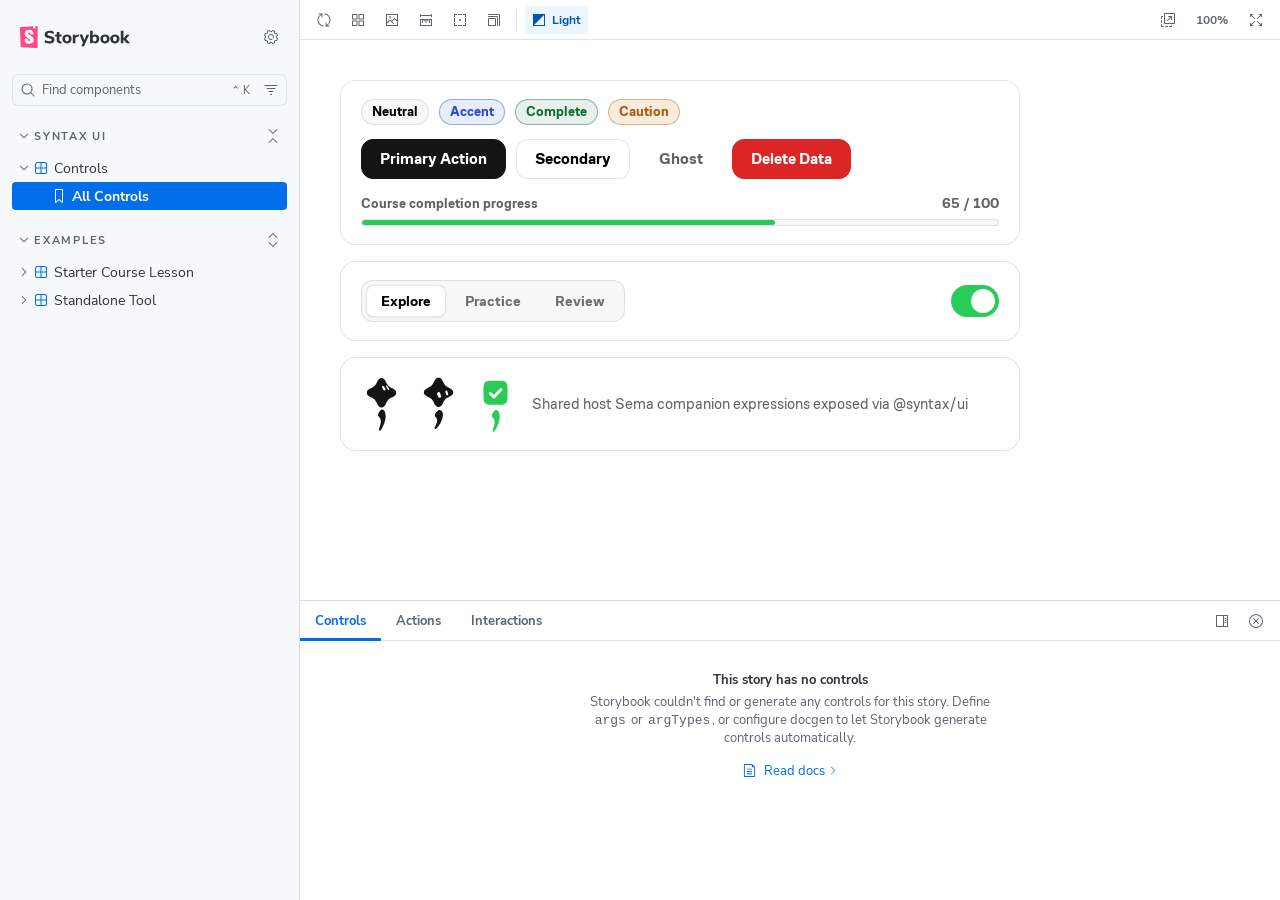
<file: storybook/index.html>
<!DOCTYPE html>
<html lang="en">
  <head>
    <meta charset="utf-8" />

    <title>storybook - Storybook</title>
    <meta name="viewport" content="width=device-width, initial-scale=1" />

    
    <link rel="icon" type="image/svg+xml" href="./favicon.svg" />
    
    <style>
      @font-face {
        font-family: 'Nunito Sans';
        font-style: normal;
        font-weight: 400;
        font-display: swap;
        src: url('./sb-common-assets/nunito-sans-regular.woff2') format('woff2');
      }

      @font-face {
        font-family: 'Nunito Sans';
        font-style: italic;
        font-weight: 400;
        font-display: swap;
        src: url('./sb-common-assets/nunito-sans-italic.woff2') format('woff2');
      }

      @font-face {
        font-family: 'Nunito Sans';
        font-style: normal;
        font-weight: 700;
        font-display: swap;
        src: url('./sb-common-assets/nunito-sans-bold.woff2') format('woff2');
      }

      @font-face {
        font-family: 'Nunito Sans';
        font-style: italic;
        font-weight: 700;
        font-display: swap;
        src: url('./sb-common-assets/nunito-sans-bold-italic.woff2') format('woff2');
      }
    </style>

    <link href="./sb-manager/runtime.js" rel="modulepreload" />

    
    <link href="./sb-addons/common-manager-bundle.js" rel="modulepreload" />
       

    <style>
      #storybook-root[hidden] {
        display: none !important;
      }
    </style>

    
  </head>
  <body>
    <div id="root"></div>

    
    <script>
      
        
          window['FEATURES'] = {
  "actions": true,
  "argTypeTargetsV7": true,
  "babelRemoveBugfixes": false,
  "backgrounds": true,
  "changeDetection": true,
  "componentsManifest": false,
  "controls": true,
  "disallowImplicitActionsInRenderV8": true,
  "highlight": true,
  "interactions": true,
  "legacyDecoratorFileOrder": false,
  "measure": true,
  "outline": true,
  "menuOnboardingChecklist": true,
  "sidebarOnboardingChecklist": true,
  "viewport": true
};
        
      
        
          window['REFS'] = {};
        
      
        
          window['LOGLEVEL'] = "info";
        
      
        
          window['DOCS_OPTIONS'] = {};
        
      
        
          window['CONFIG_TYPE'] = "PRODUCTION";
        
      
        
          window['DOCGEN_STORY_PREPARED'] = false;
        
      
        
      
        
      
        
          window['TAGS_OPTIONS'] = {};
        
      
        
          window['STORYBOOK_BUILDER'] = "vite";
        
      
        
          window['STORYBOOK_FRAMEWORK'] = "react-vite";
        
      
        
          window['STORYBOOK_RENDERER'] = "react";
        
      
        
      
    </script>
    

    <script type="module">
      import './sb-manager/globals-runtime.js';

      
        import './sb-addons/common-manager-bundle.js';
      

      import './sb-manager/runtime.js';
    </script>
  </body>
</html>
</file>
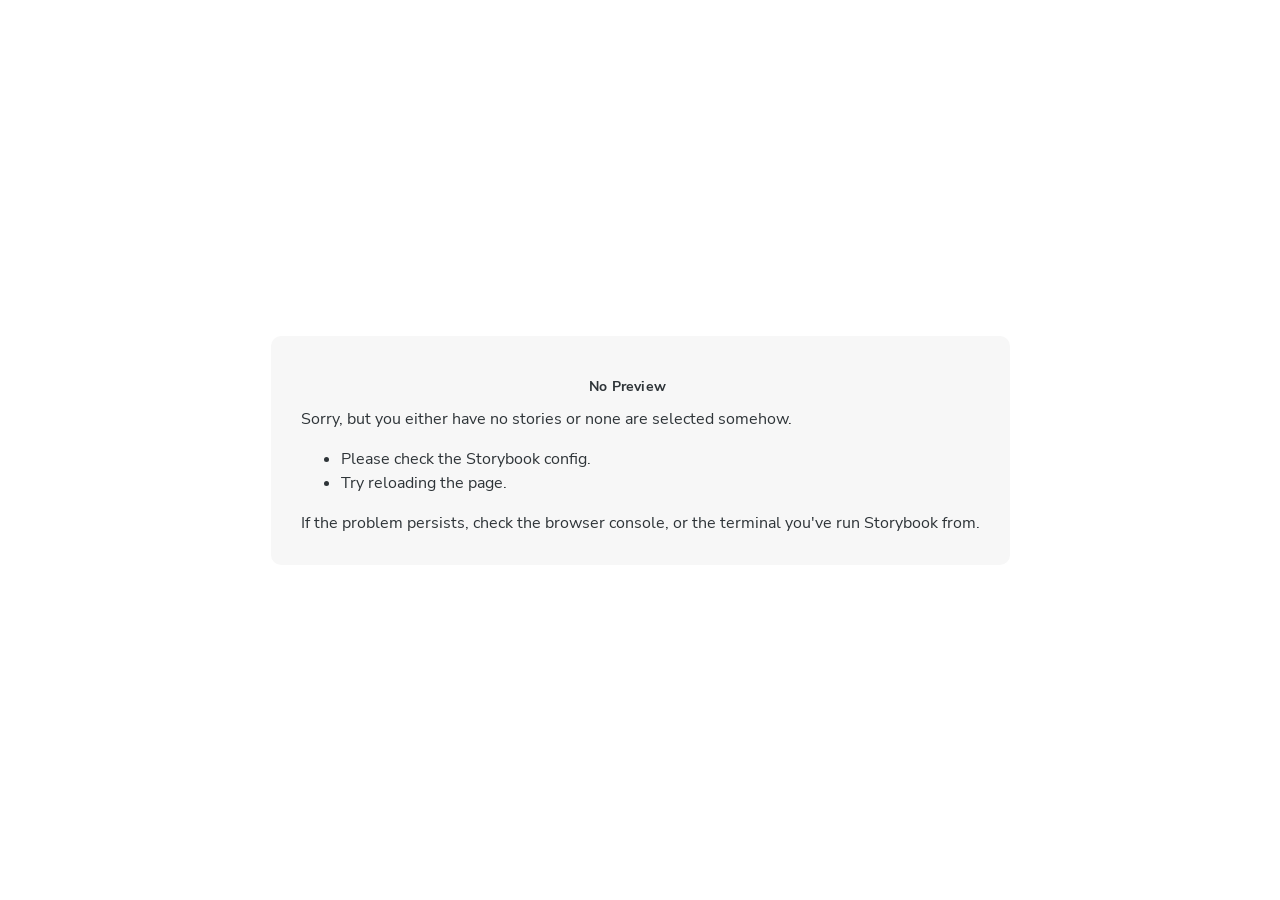
<file: storybook/iframe.html>
<!doctype html>
<!--suppress HtmlUnknownTarget -->
<html lang="en">
  <head><script type="module" src="./vite-inject-mocker-entry.js"></script>
    <meta charset="utf-8" />
    <title>Storybook</title>
    <meta name="viewport" content="width=device-width, initial-scale=1" />

    <style>
      @font-face {
        font-family: 'Nunito Sans';
        font-style: normal;
        font-weight: 400;
        font-display: swap;
        src: url('./sb-common-assets/nunito-sans-regular.woff2') format('woff2');
      }

      @font-face {
        font-family: 'Nunito Sans';
        font-style: italic;
        font-weight: 400;
        font-display: swap;
        src: url('./sb-common-assets/nunito-sans-italic.woff2') format('woff2');
      }

      @font-face {
        font-family: 'Nunito Sans';
        font-style: normal;
        font-weight: 700;
        font-display: swap;
        src: url('./sb-common-assets/nunito-sans-bold.woff2') format('woff2');
      }

      @font-face {
        font-family: 'Nunito Sans';
        font-style: italic;
        font-weight: 700;
        font-display: swap;
        src: url('./sb-common-assets/nunito-sans-bold-italic.woff2') format('woff2');
      }
    </style>

    <script>
      window.CONFIG_TYPE = 'PRODUCTION';
      window.LOGLEVEL = 'info';
      window.FRAMEWORK_OPTIONS = {};
      window.CHANNEL_OPTIONS = {};
      window.FEATURES = {"actions":true,"argTypeTargetsV7":true,"babelRemoveBugfixes":false,"backgrounds":true,"changeDetection":true,"componentsManifest":false,"controls":true,"disallowImplicitActionsInRenderV8":true,"highlight":true,"interactions":true,"legacyDecoratorFileOrder":false,"measure":true,"outline":true,"menuOnboardingChecklist":true,"sidebarOnboardingChecklist":true,"viewport":true};
      window.STORIES = [{"titlePrefix":"","directory":"./src/ui/sdk/stories","files":"**/*.stories.@(ts|tsx)","importPathMatcher":"^\\.[\\\\/](?:src\\/ui\\/sdk\\/stories(?:\\/(?!\\.)(?:(?:(?!(?:^|\\/)\\.).)*?)\\/|\\/|$)(?!\\.)(?=.)[^/]*?\\.stories\\.(ts|tsx))$"}];
      window.DOCS_OPTIONS = {};
      window.TAGS_OPTIONS = {};

      

      // We do this so that "module && module.hot" etc. in Storybook source code
      // doesn't fail (it will simply be disabled)
      window.module = undefined;
      window.global = window;
    </script>
    <base target="_parent" />

<style>
  /* While we aren't showing the main block yet, but still preparing, we want everything the user has rendered, which may or may not be in #storybook-root, to be display none */
  .sb-show-preparing-story:not(.sb-show-main) > :not(.sb-preparing-story) {
    display: none;
  }

  .sb-show-preparing-docs:not(.sb-show-main) > :not(.sb-preparing-docs) {
    display: none;
  }

  /* Hide our own blocks when we aren't supposed to be showing them */
  :not(.sb-show-preparing-story) > .sb-preparing-story,
  :not(.sb-show-preparing-docs) > .sb-preparing-docs,
  :not(.sb-show-nopreview) > .sb-nopreview,
  :not(.sb-show-errordisplay) > .sb-errordisplay {
    display: none;
  }

  .sb-show-main.sb-main-centered {
    margin: 0;
    display: flex;
    align-items: center;
    min-height: 100vh;
  }

  .sb-show-main.sb-main-centered #storybook-root {
    box-sizing: border-box;
    margin: auto;
    padding: 1rem;
    max-height: 100%;
    /* Hack for centering correctly in IE11 */
  }

  /* Vertical centering fix for IE11 */
  @media screen and (-ms-high-contrast: none), (-ms-high-contrast: active) {
    .sb-show-main.sb-main-centered:after {
      content: '';
      min-height: inherit;
      font-size: 0;
    }
  }

  .sb-show-main.sb-main-fullscreen {
    margin: 0;
    padding: 0;
    display: block;
  }

  .sb-show-main.sb-main-padded {
    margin: 0;
    padding: 1rem;
    display: block;
    box-sizing: border-box;
  }

  .sb-wrapper {
    position: fixed;
    top: 0;
    bottom: 0;
    left: 0;
    right: 0;
    box-sizing: border-box;

    padding: 40px;
    font-family:
      'Nunito Sans',
      -apple-system,
      '.SFNSText-Regular',
      'San Francisco',
      BlinkMacSystemFont,
      'Segoe UI',
      'Helvetica Neue',
      Helvetica,
      Arial,
      sans-serif;
    -webkit-font-smoothing: antialiased;
    overflow: auto;
  }

  @media (max-width: 700px) {
    .sb-wrapper {
      padding: 20px;
    }
  }

  @media (max-width: 500px) {
    .sb-wrapper {
      padding: 10px;
    }
  }

  .sb-heading {
    font-size: 14px;
    font-weight: 600;
    letter-spacing: 0.2px;
    margin: 10px 0;
    padding-right: 25px;
  }

  .sb-nopreview {
    display: flex;
    align-content: center;
    justify-content: center;
    box-sizing: border-box;
  }

  .sb-nopreview_main {
    margin: auto;
    padding: 30px;
    border-radius: 10px;
    background: rgb(247, 247, 247);
    color: rgb(46, 52, 56);
  }

  .sb-nopreview_main * {
    background: rgb(247, 247, 247);
    color: rgb(46, 52, 56);
  }

  .sb-nopreview_heading {
    text-align: center;
  }

  .sb-errordisplay {
    background: #f6f9fc;
    color: black;
    z-index: 999999;
    width: 100vw;
    min-height: 100vh;
    box-sizing: border-box;
  }

  .sb-errordisplay_main {
    margin: auto;
    padding: 24px;
    display: flex;
    box-sizing: border-box;

    flex-direction: column;
    min-height: 100%;
    width: 100%;
    border-radius: 6px;
    background: white;
    color: black;
    border: 1px solid #ff0000;
    box-shadow: 0 0 64px rgba(0, 0, 0, 0.1);
    gap: 24px;
  }

  .sb-errordisplay_main ol {
    padding-left: 18px;
    margin: 0;
  }

  /* Redefine colors to ensure readability regardless of user-provided * selectors. */
  .sb-errordisplay_main * {
    background: white;
    color: black;
  }

  /* Exclude error code block from the universal reset to preserve ANSI colors and dark theme */
  .sb-errordisplay_main .sb-errordisplay_code,
  .sb-errordisplay_main .sb-errordisplay_code * {
    background: #242424;
    color: #c6c6c6;
  }

  .sb-errordisplay_main h1 {
    font-family: inherit;
    font-size: 22px;
    font-weight: 400;
    line-height: 30px;
    margin: 0;
  }

  .sb-errordisplay_main h1::before {
    content: '';
    display: inline-block;
    width: 12px;
    height: 12px;
    background: #ff4400;
    border-radius: 50%;
    margin-right: 8px;
  }

  .sb-errordisplay_main p,
  .sb-errordisplay_main ol {
    font-family: inherit;
    font-size: 14px;
    font-weight: 400;
    line-height: 19px;
    margin: 0;
  }

  .sb-errordisplay_main li + li {
    margin: 0;
    padding: 0;
    padding-top: 12px;
  }

  .sb-errordisplay_main a {
    color: currentColor;
  }

  .sb-errordisplay_main .sb-errordisplay_code {
    padding: 10px;
    flex: 1;
    background: #242424;
    color: #c6c6c6;
    box-sizing: border-box;

    font-size: 14px;
    font-weight: 400;
    line-height: 19px;
    border-radius: 4px;

    font-family:
      'Operator Mono', 'Fira Code Retina', 'Fira Code', 'FiraCode-Retina', 'Andale Mono',
      'Lucida Console', Consolas, Monaco, monospace;
    margin: 0;
    overflow: auto;
  }

  .sb-errordisplay_main .sb-errordisplay_code code {
    background-color: inherit;
    color: inherit;
  }

  .sb-errordisplay_main .sb-errordisplay_code {
    white-space: pre-wrap;
  }

  @-webkit-keyframes sb-rotate360 {
    from {
      transform: rotate(0deg);
    }

    to {
      transform: rotate(360deg);
    }
  }

  @keyframes sb-rotate360 {
    from {
      transform: rotate(0deg);
    }

    to {
      transform: rotate(360deg);
    }
  }

  @-webkit-keyframes sb-glow {
    0%,
    100% {
      opacity: 1;
    }

    50% {
      opacity: 0.4;
    }
  }

  @keyframes sb-glow {
    0%,
    100% {
      opacity: 1;
    }

    50% {
      opacity: 0.4;
    }
  }

  /* We display the preparing loaders *over* the rendering story */
  .sb-preparing-story,
  .sb-preparing-docs {
    background-color: white;
    /* Maximum possible z-index. It would be better to use stacking contexts to ensure it's always
    on top, but this isn't possible as it would require making CSS changes that could affect user code */
    z-index: 2147483647;
  }

  .sb-loader {
    -webkit-animation: sb-rotate360 0.7s linear infinite;
    animation: sb-rotate360 0.7s linear infinite;
    border-color: rgba(97, 97, 97, 0.29);
    border-radius: 50%;
    border-style: solid;
    border-top-color: #646464;
    border-width: 2px;
    display: inline-block;
    height: 32px;
    left: 50%;
    margin-left: -16px;
    margin-top: -16px;
    mix-blend-mode: difference;
    overflow: hidden;
    position: absolute;
    top: 50%;
    transition: all 200ms ease-out;
    vertical-align: top;
    width: 32px;
    z-index: 4;
  }

  .sb-previewBlock {
    background: #fff;
    border: 1px solid rgba(0, 0, 0, 0.1);
    border-radius: 4px;
    box-shadow: rgba(0, 0, 0, 0.1) 0 1px 3px 0;
    margin: 25px auto 40px;
    max-width: 600px;
  }

  .sb-previewBlock_header {
    align-items: center;
    box-shadow: rgba(0, 0, 0, 0.1) 0 -1px 0 0 inset;
    display: flex;
    gap: 14px;
    height: 40px;
    padding: 0 12px;
  }

  .sb-previewBlock_icon {
    -webkit-animation: sb-glow 1.5s ease-in-out infinite;
    animation: sb-glow 1.5s ease-in-out infinite;
    background: #e6e6e6;
    height: 14px;
    width: 14px;
  }

  .sb-previewBlock_icon:last-child {
    margin-left: auto;
  }

  .sb-previewBlock_body {
    -webkit-animation: sb-glow 1.5s ease-in-out infinite;
    animation: sb-glow 1.5s ease-in-out infinite;
    height: 182px;
    position: relative;
  }

  .sb-argstableBlock {
    border-collapse: collapse;
    border-spacing: 0;
    font-size: 13px;
    line-height: 20px;
    margin: 25px auto 40px;
    max-width: 600px;
    text-align: left;
    width: 100%;
  }

  .sb-argstableBlock th:first-of-type,
  .sb-argstableBlock td:first-of-type {
    padding-left: 20px;
  }

  .sb-argstableBlock th:nth-of-type(2),
  .sb-argstableBlock td:nth-of-type(2) {
    width: 35%;
  }

  .sb-argstableBlock th:nth-of-type(3),
  .sb-argstableBlock td:nth-of-type(3) {
    width: 15%;
  }

  .sb-argstableBlock th:last-of-type,
  .sb-argstableBlock td:last-of-type {
    width: 25%;
    padding-right: 20px;
  }

  .sb-argstableBlock th span,
  .sb-argstableBlock td span {
    -webkit-animation: sb-glow 1.5s ease-in-out infinite;
    animation: sb-glow 1.5s ease-in-out infinite;
    background-color: rgba(0, 0, 0, 0.1);
    border-radius: 0;
    box-shadow: none;
    color: transparent;
  }

  .sb-argstableBlock th {
    padding: 10px 15px;
  }

  .sb-argstableBlock-body {
    border-radius: 4px;
    box-shadow:
      rgba(0, 0, 0, 0.1) 0 1px 3px 1px,
      rgba(0, 0, 0, 0.065) 0 0 0 1px;
  }

  .sb-argstableBlock-body tr {
    background: transparent;
    overflow: hidden;
  }

  .sb-argstableBlock-body tr:not(:first-child) {
    border-top: 1px solid #e6e6e6;
  }

  .sb-argstableBlock-body tr:first-child td:first-child {
    border-top-left-radius: 4px;
  }

  .sb-argstableBlock-body tr:first-child td:last-child {
    border-top-right-radius: 4px;
  }

  .sb-argstableBlock-body tr:last-child td:first-child {
    border-bottom-left-radius: 4px;
  }

  .sb-argstableBlock-body tr:last-child td:last-child {
    border-bottom-right-radius: 4px;
  }

  .sb-argstableBlock-body td {
    background: #fff;
    padding-bottom: 10px;
    padding-top: 10px;
    vertical-align: top;
  }

  .sb-argstableBlock-body td:not(:first-of-type) {
    padding-left: 15px;
    padding-right: 15px;
  }

  .sb-argstableBlock-body button {
    -webkit-animation: sb-glow 1.5s ease-in-out infinite;
    animation: sb-glow 1.5s ease-in-out infinite;
    background-color: rgba(0, 0, 0, 0.1);
    border: 0;
    border-radius: 0;
    box-shadow: none;
    color: transparent;
    display: inline;
    font-size: 12px;
    line-height: 1;
    padding: 10px 16px;
  }

  .sb-argstableBlock-summary {
    margin-top: 4px;
  }

  .sb-argstableBlock-code {
    margin-right: 4px;
    margin-bottom: 4px;
    padding: 2px 5px;
  }

  .sb-sr-only,
  .sb-hidden-until-focus:not(:focus) {
    position: absolute;
    width: 1px;
    height: 1px;
    padding: 0px;
    margin: -1px;
    overflow: hidden;
    clip: rect(0, 0, 0, 0);
    border: none;
  }

  .sb-hidden-until-focus {
    opacity: 0;
    transition: opacity 150ms ease-out;
  }

  .sb-hidden-until-focus:focus {
    opacity: 1;
  }
</style>

<script>
  /* globals window */
  try {
    if (window.top !== window) {
      window.__REACT_DEVTOOLS_GLOBAL_HOOK__ = window.top.__REACT_DEVTOOLS_GLOBAL_HOOK__;
      window.__VUE_DEVTOOLS_GLOBAL_HOOK__ = window.top.__VUE_DEVTOOLS_GLOBAL_HOOK__;
      window.top.__VUE_DEVTOOLS_CONTEXT__ = window.document;
    }
  } catch (e) {
    // eslint-disable-next-line no-console
    console.warn('unable to connect to top frame for connecting dev tools');
  }
</script>

    <script type="module" crossorigin src="./assets/iframe-CyJ8ptCo.js"></script>
    <link rel="modulepreload" crossorigin href="./assets/preload-helper-PPVm8Dsz.js">
    <link rel="stylesheet" crossorigin href="./assets/iframe-BcK9mjqu.css">
  </head>

  <body>
    <div class="sb-preparing-story sb-wrapper">
  <div class="sb-loader"></div>
</div>

<div class="sb-preparing-docs sb-wrapper">
  <div class="sb-previewBlock">
    <div class="sb-previewBlock_header">
      <div class="sb-previewBlock_icon"></div>
      <div class="sb-previewBlock_icon"></div>
      <div class="sb-previewBlock_icon"></div>
      <div class="sb-previewBlock_icon"></div>
    </div>
    <div class="sb-previewBlock_body">
      <div class="sb-loader"></div>
    </div>
  </div>
  <table aria-hidden="true" class="sb-argstableBlock">
    <thead class="sb-argstableBlock-head">
      <tr>
        <th><span>Name</span></th>
        <th><span>Description</span></th>
        <th><span>Default</span></th>
        <th><span>Control </span></th>
      </tr>
    </thead>
    <tbody class="sb-argstableBlock-body">
      <tr>
        <td><span>propertyName</span><span title="Required">*</span></td>
        <td>
          <div><span>This is a short description</span></div>
          <div class="sb-argstableBlock-summary">
            <div><span class="sb-argstableBlock-code">summary</span></div>
          </div>
        </td>
        <td>
          <div><span class="sb-argstableBlock-code">defaultValue</span></div>
        </td>
        <td><button>Set string</button></td>
      </tr>
      <tr>
        <td><span>propertyName</span><span>*</span></td>
        <td>
          <div><span>This is a short description</span></div>
          <div class="sb-argstableBlock-summary">
            <div><span class="sb-argstableBlock-code">summary</span></div>
          </div>
        </td>
        <td>
          <div><span class="sb-argstableBlock-code">defaultValue</span></div>
        </td>
        <td><button>Set string</button></td>
      </tr>
      <tr>
        <td><span>propertyName</span><span>*</span></td>
        <td>
          <div><span>This is a short description</span></div>
          <div class="sb-argstableBlock-summary">
            <div><span class="sb-argstableBlock-code">summary</span></div>
          </div>
        </td>
        <td>
          <div><span class="sb-argstableBlock-code">defaultValue</span></div>
        </td>
        <td><button>Set string</button></td>
      </tr>
    </tbody>
  </table>
</div>

<div class="sb-nopreview sb-wrapper">
  <div class="sb-nopreview_main">
    <h1 class="sb-nopreview_heading sb-heading">No Preview</h1>
    <p>Sorry, but you either have no stories or none are selected somehow.</p>
    <ul>
      <li>Please check the Storybook config.</li>
      <li>Try reloading the page.</li>
    </ul>
    <p>
      If the problem persists, check the browser console, or the terminal you've run Storybook from.
    </p>
  </div>
</div>

<div class="sb-errordisplay sb-wrapper">
  <div class="sb-errordisplay_main">
    <h1 id="error-message"></h1>
    <p>
      The component failed to render properly, likely due to a configuration issue in Storybook.
      Here are some common causes and how you can address them:
    </p>
    <ol>
      <li>
        <strong>Missing Context/Providers</strong>: You can use decorators to supply specific
        contexts or providers, which are sometimes necessary for components to render correctly. For
        detailed instructions on using decorators, please visit the
        <a href="https://storybook.js.org/docs/writing-stories/decorators"
          >Decorators documentation</a
        >.
      </li>
      <li>
        <strong>Misconfigured Webpack or Vite</strong>: Verify that Storybook picks up all necessary
        settings for loaders, plugins, and other relevant parameters. You can find step-by-step
        guides for configuring
        <a href="https://storybook.js.org/docs/builders/webpack">Webpack</a> or
        <a href="https://storybook.js.org/docs/builders/vite">Vite</a>
        with Storybook.
      </li>
      <li>
        <strong>Missing Environment Variables</strong>: Your Storybook may require specific
        environment variables to function as intended. You can set up custom environment variables
        as outlined in the
        <a href="https://storybook.js.org/docs/configure/environment-variables"
          >Environment Variables documentation</a
        >.
      </li>
    </ol>
    <pre class="sb-errordisplay_code"><code id="error-stack"></code></pre>
  </div>
</div>

    <div id="storybook-root"></div>
    <div id="storybook-docs"></div>
    <script>
      function __onViteAppLoadingError(event) {
        const hostname = globalThis.location.hostname;
        if (hostname !== 'localhost' && globalThis.CONFIG_TYPE === 'DEVELOPMENT') {
          const message = `Failed to load the Storybook preview file 'vite-app.js':

      It looks like you're visiting the Storybook development server on another hostname than localhost: '${hostname}', but you haven't configured the necessary security features to support this.
      Please re-run your Storybook development server with the '--host ${hostname}' flag, or manually configure your Vite allowedHosts configuration with viteFinal.

      See:`;
          const docs = [
            'https://storybook.js.org/docs/api/cli-options#dev',
            'https://storybook.js.org/docs/api/main-config/main-config-vite-final',
            'https://vite.dev/config/server-options.html#server-allowedhosts',
          ];
          console.error(`${message}\n${docs.map((doc) => `- ${doc}`).join('\n')}`);

          document.getElementById('storybook-root').innerHTML =
            `<p style="color: red; max-width: 70ch">${message.replaceAll(
              '\n',
              '<br/>'
            )}<ul>${docs.map((doc) => `<li><a href='${doc}' target='_blank'>${doc}</a></li>`).join('')}</ul></p>`;
          return;
        }
      }
    </script>
  </body>
</html>
</file>
<file: storybook/assets/iframe-BcK9mjqu.css>
@font-face{font-family:CoFo Brilliant;src:url(../assets/fonts/cofo-brilliant-regular.woff2) format("woff2");font-weight:400;font-display:swap}@font-face{font-family:CoFo Brilliant;src:url(../assets/fonts/cofo-brilliant-medium.woff2) format("woff2");font-weight:500;font-display:swap}@font-face{font-family:CoFo Brilliant;src:url(../assets/fonts/cofo-brilliant-bold.woff2) format("woff2");font-weight:700;font-display:swap}:root{--font-sans: "CoFo Brilliant", -apple-system, BlinkMacSystemFont, sans-serif;--font-mono: ui-monospace, SFMono-Regular, Menlo, Monaco, Consolas, monospace;--accent-blue: #456dff;--focus-ring: #4965ff;--z-header: 200;--z-lesson: 300;--z-sema: 420;--z-popover: 1050;--z-modal: 2200;font-family:var(--font-sans);-webkit-font-smoothing:antialiased;font-size:16px;line-height:1.5;color:#000;background:#fff;--surface: #fff;--secondary: #f8f8f8;--text: #000;--muted: rgb(0 0 0 / .62);--tertiary: rgb(0 0 0 / .56);--border: rgb(0 0 0 / .1);--hover: rgb(0 0 0 / .05);--shadow: 0 0 15px rgb(0 0 0 / .1)}:root[data-theme=dark]{color:#fff;background:#141414;--surface: #141414;--secondary: #252525;--text: #fff;--muted: rgb(255 255 255 / .68);--tertiary: rgb(255 255 255 / .58);--border: #ffffff1f;--hover: #ffffff1a;--shadow: 0 0 16px #0006}*{box-sizing:border-box;border:0 solid}body{margin:0;min-width:320px}button,input{font:inherit}button,a{-webkit-tap-highlight-color:transparent}button{color:inherit;cursor:pointer}a{color:inherit;text-decoration:none}h1,h2,h3,p{margin:0}a:focus-visible,button:focus-visible{outline:2px solid var(--focus-ring);outline-offset:2px}.menu-positioner{z-index:var(--z-popover);isolation:isolate}.preferences{display:flex;flex-direction:column;gap:32px;min-width:0}.preferences h2{font-size:24px;line-height:30px;font-weight:700;margin-bottom:28px}.preferences h3{font-size:16px;line-height:1.4;font-weight:700;margin-bottom:16px}.preferences hr{width:100%;border:0;border-top:1px solid var(--border);margin:0}.preference-rows{display:flex;flex-direction:column;gap:16px}.preference-row{display:flex;align-items:center;justify-content:space-between;border:1px solid var(--border);border-radius:16px;padding:12px 16px;gap:16px}.preference-row p{flex:1}.preference-choices{padding-block:18px;flex-wrap:wrap}.segmented{display:inline-flex;align-items:center;gap:4px;padding:4px;width:fit-content;min-width:220px;max-width:100%;height:42px;border-radius:12px;background:var(--secondary);border:1px solid var(--border)}.segment{display:flex;align-items:center;justify-content:center;position:relative;flex:1 0 auto;gap:8px;height:32px;padding:0 14px;cursor:pointer;border:1px solid transparent;border-radius:8px;white-space:nowrap;color:var(--tertiary);font-weight:600;font-size:13.5px;line-height:24px;outline:0;text-align:center;transition:background-color .15s ease-out,border-color .15s ease-out,box-shadow .15s ease-out,color .15s ease-out}.segment[data-checked]{background:var(--surface);border-color:var(--border);box-shadow:0 1px 3px #00000014;color:var(--text)}:root[data-theme=dark] .segmented{background:#121212;border:1px solid #2b2b2b}:root[data-theme=dark] .segment[data-checked]{background:#2a2a2a;border-color:#3f3f3f;color:#fff;box-shadow:0 1px 4px #0006}.segment[data-unchecked]:hover{background:var(--hover);color:var(--text)}.segment[data-disabled]{color:var(--tertiary);cursor:not-allowed}.segment[data-focus-visible]{box-shadow:0 0 0 3px var(--focus-ring)}.segment-label{display:contents}.segment-loader{position:absolute;inset:0;display:grid;place-items:center}.toggle-space{display:inline-grid;place-items:center;flex-shrink:0;width:48px;height:32px}.toggle-space>*{grid-area:1 / 1}.switch{display:inline-flex;align-items:center;position:relative;flex-shrink:0;width:48px;height:32px;padding:4px;background:var(--hover);border-radius:9999px;cursor:pointer;outline:3px solid transparent;transition:background .15s ease,outline-color .15s ease}.switch:after{content:"";position:absolute;inset:-8px -12px}.switch[data-checked]{background:#29cc57}.switch[data-focus-visible]{outline-color:var(--focus-ring)}.switch[data-disabled]{cursor:not-allowed}.switch-thumb{width:24px;height:24px;border:0 solid;border-radius:9999px;background:#fff;transition:transform .15s ease}.switch-thumb[data-checked]{transform:translate(16px)}.invisible{visibility:hidden}.spinner{display:inline-block;width:16px;height:16px;border:2px solid color-mix(in srgb,currentColor 25%,transparent);border-top-color:currentColor;border-radius:50%;animation:spin .6s linear infinite}@keyframes spin{to{transform:rotate(360deg)}}@media(max-width:768px){.preference-row{padding-block:14px}.preference-choices{flex-direction:column;align-items:flex-start;padding-block:18px}}@media(prefers-reduced-motion:reduce){*,*:before,*:after{animation-duration:.01ms!important;animation-iteration-count:1!important;transition-duration:.01ms!important;scroll-behavior:auto!important}}.sx-app-header{position:sticky;top:0;z-index:var(--z-header, 200);height:60px;padding:0 24px;display:flex;align-items:center;justify-content:space-between;gap:16px;background:color-mix(in srgb,var(--surface) 90%,transparent);-webkit-backdrop-filter:blur(14px);backdrop-filter:blur(14px);border-bottom:1px solid var(--border);overflow-x:clip}:root[data-theme=dark] .sx-app-header{background:color-mix(in srgb,#141414 88%,transparent)}.sx-header-left{display:flex;align-items:center;gap:20px;min-width:0;flex:1 1 auto}.sx-app-header .brand-lockup{display:inline-flex;align-items:center;gap:6px;flex-shrink:0;position:relative}.sx-app-header .brand-lockup .wordmark{width:auto;min-width:0;display:inline-flex;align-items:baseline;font-size:27px;font-weight:700;line-height:1;letter-spacing:-.045em;flex-shrink:0}@keyframes dev-rainbow-shift{0%{background-position:0% 50%}50%{background-position:100% 50%}to{background-position:0% 50%}}.dev-rainbow-text{margin-left:5px;padding-right:1px;letter-spacing:-.025em;background:linear-gradient(90deg,#ff3b5c,#ff8c00,#facc15,#22c55e,#3b82f6 72%,#a855f7 88%,#ff3b5c);background-size:240% 240%;-webkit-background-clip:text;background-clip:text;color:transparent;-webkit-text-fill-color:transparent;font-weight:800;animation:dev-rainbow-shift 5.5s linear infinite}.sx-nav-cluster{display:inline-flex;align-items:center;min-width:0;flex-shrink:0}.sx-nav-back-slot{display:inline-flex;align-items:center;overflow:hidden;flex-shrink:0}.sx-nav-bar{position:relative;display:inline-flex;align-items:center;min-width:0;flex-shrink:0;overflow:hidden}.sx-nav-bar.is-animated{transition:width .34s cubic-bezier(.22,1,.36,1)}.sx-nav-row{position:relative;display:inline-flex;align-items:center;flex-shrink:0;height:100%}.sx-nav-bar.is-underline{height:60px}.sx-nav-bar.is-underline .sx-nav-row{gap:6px}.sx-nav-bar.is-underline .sx-nav-link{position:relative;display:inline-flex;align-items:center;justify-content:center;height:100%;padding:0 12px;border:0;background:transparent;color:var(--muted);font-size:14.5px;font-weight:500;letter-spacing:-.01em;white-space:nowrap;cursor:pointer;transition:color .14s ease}.sx-nav-bar.is-underline .sx-nav-link:hover,.sx-nav-bar.is-underline .sx-nav-link.is-active{color:var(--text)}.sx-nav-underline{position:absolute;left:0;bottom:0;height:2.5px;border-radius:999px 999px 0 0;background:var(--text);opacity:0;pointer-events:none;will-change:transform,width;transition:transform .26s cubic-bezier(.22,1,.36,1),width .26s cubic-bezier(.22,1,.36,1),opacity .15s ease}.sx-nav-underline.is-visible{opacity:1}.sx-nav-bar.is-pill{height:36px;padding:3px;border-radius:11px;border:1px solid var(--border);background:var(--secondary)}.sx-nav-bar.is-pill .sx-nav-row{gap:2px}:root[data-theme=dark] .sx-nav-bar.is-pill{background:#1b1b1b;border-color:#ffffff17}.sx-nav-bar.is-pill .sx-nav-link{position:relative;z-index:1;display:inline-flex;align-items:center;justify-content:center;height:28px;padding:0 14px;border:0;border-radius:8px;background:transparent;color:var(--muted);font-size:13.5px;font-weight:500;letter-spacing:-.01em;white-space:nowrap;cursor:pointer;transition:color .15s ease}.sx-nav-bar.is-pill .sx-nav-link:hover,.sx-nav-bar.is-pill .sx-nav-link.is-active{color:var(--text)}.sx-nav-pill-slider{position:absolute;top:0;left:0;height:28px;border-radius:8px;background:var(--surface);border:1px solid rgba(0,0,0,.07);box-shadow:0 1px 3px #00000014,0 1px 1px #0000000a;opacity:0;pointer-events:none;z-index:0;will-change:transform,width;transition:transform .26s cubic-bezier(.22,1,.36,1),width .26s cubic-bezier(.22,1,.36,1),opacity .15s ease}:root[data-theme=dark] .sx-nav-pill-slider{background:#2b2b2b;border-color:#ffffff1a;box-shadow:0 1px 4px #00000073,inset 0 1px #ffffff0f}.sx-nav-pill-slider.is-visible{opacity:1}.sx-nav-pill-slider.is-instant,.sx-nav-underline.is-instant{transition:opacity .15s ease}.sx-nav-back-bubble{display:inline-flex;align-items:center;gap:6px;font-size:13.5px;font-weight:500;letter-spacing:-.01em;color:var(--muted);white-space:nowrap;flex-shrink:0;transition:color .14s ease,background-color .14s ease,border-color .14s ease}.sx-nav-back-bubble:hover{color:var(--text)}.sx-nav-back-bubble.is-pill{height:36px;padding:0 13px;border-radius:11px;border:1px solid var(--border);background:var(--secondary)}:root[data-theme=dark] .sx-nav-back-bubble.is-pill{background:#1b1b1b;border-color:#ffffff17}.sx-nav-back-bubble.is-pill:hover{background:var(--hover);border-color:var(--tertiary)}.sx-nav-back-bubble.is-underline{height:32px;padding:0 10px;border-radius:8px}.sx-nav-back-bubble.is-underline:hover{background:var(--hover)}.sx-app-header .header-actions{display:inline-flex;align-items:center;gap:6px;margin-left:auto;flex-shrink:0}.sx-header-search-btn{display:inline-flex;align-items:center;gap:8px;height:34px;padding:0 8px 0 11px;border-radius:9px;border:1px solid var(--border);background:var(--secondary);color:var(--muted);font-size:13px;font-weight:500;white-space:nowrap;flex-shrink:0;transition:background-color .12s ease,border-color .12s ease,color .12s ease}:root[data-theme=dark] .sx-header-search-btn{background:#1b1b1b;border-color:#2c2c2c}.sx-header-search-btn:hover{color:var(--text);border-color:var(--tertiary);background:var(--hover)}.sx-header-search-kbd{display:inline-flex;align-items:center;justify-content:center;height:20px;padding:0 5px;border-radius:5px;border:1px solid var(--border);background:var(--surface);font-family:var(--font-mono);font-size:10.5px;font-weight:600;color:var(--muted)}:root[data-theme=dark] .sx-header-search-kbd{background:#141414;border-color:#323232}.sx-header-sep{width:1px;height:18px;background:var(--border);margin:0 2px;flex-shrink:0}.sx-app-header .header-icon-btn,.sx-app-header .menu-trigger{width:34px;height:34px;padding:0;margin:0;border-radius:9px;border:1px solid transparent;background:transparent;color:var(--muted);display:inline-flex;align-items:center;justify-content:center;flex-shrink:0;cursor:pointer;transition:background-color .12s ease,color .12s ease,border-color .12s ease}.sx-app-header .header-icon-btn:hover,.sx-app-header .menu-trigger:hover{background:var(--hover);color:var(--text)}.sx-app-header .menu-trigger[data-popup-open]{background:var(--secondary);border-color:var(--border);color:var(--text)}:root[data-theme=dark] .sx-app-header .menu-trigger[data-popup-open]{background:#252525;border-color:#383838}.sx-header-signin{height:34px;padding:0 13px;border-radius:9px;border:1px solid var(--border);background:var(--surface);color:var(--text);font-size:13.5px;font-weight:600;white-space:nowrap;flex-shrink:0;transition:background-color .12s ease,border-color .12s ease}:root[data-theme=dark] .sx-header-signin{background:#1d1d1d;border-color:#323232}.sx-header-signin:hover{background:var(--hover);border-color:var(--tertiary)}.sx-header-avatar-skeleton{width:34px;height:34px;border-radius:999px;background:var(--secondary);border:1px solid var(--border);flex-shrink:0}.sx-menu-popup,.sx-profile-popover{width:236px;max-height:calc(100dvh - 80px);overflow-y:auto;padding:5px;border-radius:13px;border:1px solid rgba(0,0,0,.09);background:var(--surface);color:var(--text);box-shadow:0 12px 32px #0000001c,0 2px 6px #0000000d;outline:0;transform-origin:var(--transform-origin);transition:opacity .14s cubic-bezier(.16,1,.3,1),transform .16s cubic-bezier(.16,1,.3,1)}.sx-profile-popover{width:248px}:root[data-theme=dark] .sx-menu-popup,:root[data-theme=dark] .sx-profile-popover{background:#1c1c1c;border-color:#ffffff1c;box-shadow:0 18px 48px #000000a6,0 2px 8px #00000061,inset 0 1px #ffffff0f}.sx-menu-popup[data-starting-style],.sx-menu-popup[data-ending-style],.sx-profile-popover[data-starting-style],.sx-profile-popover[data-ending-style]{opacity:0;transform:translateY(-4px) scale(.97)}.sx-menu-group{display:flex;flex-direction:column;gap:1px}.sx-menu-section-label{display:block;padding:5px 10px 3px;font-size:11px;font-weight:500;letter-spacing:.02em;color:var(--tertiary)}.sx-menu-sep{height:1px;background:var(--border);margin:5px -5px}.sx-menu-item{width:100%;display:flex;align-items:center;gap:9px;min-height:34px;padding:0 10px;border-radius:8px;font-size:13.5px;font-weight:400;line-height:1.3;letter-spacing:-.005em;color:var(--text);cursor:pointer;outline:none;-webkit-user-select:none;user-select:none;transition:background-color 90ms ease,color 90ms ease}.sx-menu-item[data-highlighted],.sx-menu-item:hover{background:var(--hover)}.sx-menu-item.is-current{font-weight:500}.sx-menu-row-icon{color:var(--muted);flex-shrink:0;transition:color 90ms ease}.sx-menu-item[data-highlighted] .sx-menu-row-icon,.sx-menu-item:hover .sx-menu-row-icon,.sx-menu-item.is-current .sx-menu-row-icon{color:var(--text)}.sx-menu-item.is-danger{color:#dc2626}.sx-menu-item.is-danger .sx-menu-row-icon,.sx-menu-item.is-danger[data-highlighted] .sx-menu-row-icon,.sx-menu-item.is-danger:hover .sx-menu-row-icon{color:currentColor}.sx-menu-item.is-danger[data-highlighted],.sx-menu-item.is-danger:hover{background:color-mix(in srgb,#ef4444 10%,transparent)}:root[data-theme=dark] .sx-menu-item.is-danger{color:#f87171}.sx-menu-label{flex:1 1 auto;min-width:0;overflow:hidden;text-overflow:ellipsis;white-space:nowrap}.sx-menu-check{color:var(--text);flex-shrink:0}.sx-menu-kbd{display:inline-flex;align-items:center;justify-content:center;height:19px;padding:0 5px;border-radius:5px;border:1px solid var(--border);background:var(--secondary);font-family:var(--font-mono);font-size:10px;font-weight:500;color:var(--muted);flex-shrink:0}.sx-menu-value{font-size:12px;font-weight:400;color:var(--tertiary);flex-shrink:0}.sx-mobile-tabbar{display:none}@media(max-width:1120px){.sx-app-header{padding:0 18px}.sx-header-left{gap:14px}.sx-app-header .brand-lockup .wordmark{font-size:24px}.sx-header-search-text,.sx-header-search-kbd{display:none}.sx-header-search-btn{width:34px;padding:0;justify-content:center;background:transparent;border-color:transparent}:root[data-theme=dark] .sx-header-search-btn{background:transparent;border-color:transparent}}@media(max-width:960px){.sx-header-sound-btn{display:none!important}}@media(max-width:768px){.sx-app-header{height:54px;padding:0 16px;gap:10px}.sx-app-header .brand-lockup .wordmark{font-size:22px}.sx-nav-cluster,.sx-nav-bar,.sx-nav-back-bubble,.sx-app-header .sx-header-theme-btn,.sx-header-sep{display:none}.sx-app-header .header-actions{gap:6px}.sx-header-signin{height:32px;padding:0 11px;font-size:13px}.sx-ext-url-input,.sx-search-field input,.sx-ext-setting-input,.sx-cmd-input{font-size:16px}button,a{touch-action:manipulation;-webkit-tap-highlight-color:transparent}.sx-mobile-tabbar{position:fixed;left:0;right:0;bottom:0;z-index:var(--z-header, 200);display:grid;grid-template-columns:repeat(5,minmax(0,1fr));align-items:center;height:calc(60px + env(safe-area-inset-bottom,0px));padding:0 6px env(safe-area-inset-bottom,0px);background:var(--surface);border-top:1px solid var(--border)}:root[data-theme=dark] .sx-mobile-tabbar{background:#141414;border-top-color:#ffffff1c}.sx-mobile-tab{position:relative;display:flex;align-items:center;justify-content:center;height:100%;color:var(--muted);transition:color .13s ease,transform .1s ease}.sx-mobile-tab:active{transform:scale(.9)}.sx-mobile-tab.is-active{color:var(--text)}.sx-mobile-tab.is-active .sx-mobile-tab-icon{fill:color-mix(in srgb,currentColor 18%,transparent)}}@media(max-width:380px){.sx-app-header{padding:0 10px;gap:6px}.sx-app-header .brand-lockup{gap:4px}.sx-app-header .brand-lockup .wordmark{font-size:19px}.sx-app-header .header-actions{gap:4px}.sx-header-signin{padding:0 9px;font-size:12.5px}}.sx-avatar-trigger{width:34px;height:34px;padding:0;border-radius:999px;border:1.5px solid var(--border);background:var(--secondary);color:var(--text);display:inline-flex;align-items:center;justify-content:center;overflow:hidden;flex-shrink:0;transition:border-color .12s ease,transform .1s ease,box-shadow .12s ease}.sx-avatar-trigger:hover,.sx-avatar-trigger[data-popup-open]{border-color:var(--accent-blue, #456dff)}.sx-avatar-trigger:active{transform:scale(.96)}.sx-avatar-img{width:100%;height:100%;object-fit:cover;display:block}.sx-avatar-monogram{font-size:13px;font-weight:700;line-height:1}.sx-popover-positioner{z-index:var(--z-popover, 1050);isolation:isolate}.sx-profile-pop-header{display:flex;align-items:center;gap:10px;padding:8px 10px 6px}.sx-profile-pop-avatar{width:36px;height:36px;border-radius:999px;object-fit:cover;border:1px solid var(--border);flex-shrink:0}.sx-profile-pop-avatar.is-mono{display:grid;place-items:center;background:var(--secondary);color:var(--text);font-size:14px;font-weight:700}.sx-profile-pop-id{display:flex;flex-direction:column;min-width:0;flex:1 1 auto;gap:1px}.sx-profile-pop-id strong{font-size:13.5px;font-weight:500;line-height:1.25;white-space:nowrap;overflow:hidden;text-overflow:ellipsis}.sx-profile-pop-id>span{font-size:12px;color:var(--muted);white-space:nowrap;overflow:hidden;text-overflow:ellipsis}.sx-profile-pop-sync-inline{display:inline-flex;align-items:center;gap:5px;margin-top:2px;font-size:11px!important;color:var(--tertiary)!important}.sx-profile-pop-sync-icon{width:26px;height:26px;border-radius:7px;background:transparent;color:var(--muted);display:inline-flex;align-items:center;justify-content:center;flex-shrink:0;transition:background-color .1s ease,color .1s ease}.sx-profile-pop-sync-icon:hover{background:var(--hover);color:var(--text)}.sx-sync-dot{width:6px;height:6px;border-radius:999px;flex-shrink:0;background:var(--tertiary)}.sx-sync-dot.is-synced{background:#22c55e}.sx-sync-dot.is-syncing{background:#456dff}.sx-sync-dot.is-error{background:#f59e0b}.sx-btn-primary{display:inline-flex;align-items:center;justify-content:center;gap:8px;min-height:38px;padding:0 17px;border-radius:11px;background:#456dff;color:#fff;font-size:14px;font-weight:700;letter-spacing:-.01em;white-space:nowrap;flex-shrink:0;box-shadow:0 3px #2e50d4;transition:filter .12s ease,transform 90ms ease,box-shadow 90ms ease}.sx-btn-primary:hover{filter:brightness(1.05)}.sx-btn-primary:active{transform:translateY(1px);box-shadow:0 1px #2e50d4}.sx-btn-secondary{display:inline-flex;align-items:center;justify-content:center;gap:6px;min-height:38px;padding:0 14px;border-radius:11px;border:1.5px solid var(--border);background:var(--surface);color:var(--text);font-size:13.5px;font-weight:600;white-space:nowrap;flex-shrink:0;box-shadow:0 2px 0 var(--border);transition:background-color .12s ease,border-color .12s ease,transform 90ms ease,box-shadow 90ms ease}:root[data-theme=dark] .sx-btn-secondary{background:#1d1d1d;border-color:#323232;box-shadow:0 2px #0a0a0a}.sx-btn-secondary:hover{background:var(--hover);border-color:var(--muted)}:root[data-theme=dark] .sx-btn-secondary:hover{background:#262626;border-color:#4a4a4a}.sx-btn-secondary:active{transform:translateY(1px);box-shadow:none}.sx-btn-secondary:disabled{opacity:.55;cursor:default}.sx-btn-ghost{display:inline-flex;align-items:center;justify-content:center;gap:6px;min-height:38px;padding:0 11px;border-radius:10px;border:1px solid transparent;background:transparent;color:var(--muted);font-size:13.5px;font-weight:600;white-space:nowrap;flex-shrink:0;box-shadow:none;transition:background-color .12s ease,color .12s ease,border-color .12s ease}.sx-btn-ghost:hover{background:var(--hover);color:var(--text)}:root[data-theme=dark] .sx-btn-ghost:hover{background:#252525;color:#fff}.sx-btn-ghost:disabled{opacity:.5;cursor:default}.sx-btn-sm{min-height:34px;padding:0 12px;border-radius:9px;font-size:13px}.sx-btn-danger{display:inline-flex;align-items:center;justify-content:center;gap:6px;min-height:36px;padding:0 13px;border-radius:10px;border:1.5px solid color-mix(in srgb,#ef4444 42%,var(--border));background:transparent;color:#dc2626;font-size:13.5px;font-weight:600;white-space:nowrap;flex-shrink:0;transition:background-color .12s ease,border-color .12s ease}.sx-btn-danger-ghost{display:inline-flex;align-items:center;justify-content:center;gap:6px;min-height:36px;padding:0 11px;border-radius:10px;border:1px solid transparent;background:transparent;color:#dc2626;font-size:13.5px;font-weight:600;white-space:nowrap;flex-shrink:0;transition:background-color .12s ease,border-color .12s ease,color .12s ease}:root[data-theme=dark] .sx-btn-danger,:root[data-theme=dark] .sx-btn-danger-ghost{color:#f87171}.sx-btn-danger:hover,.sx-btn-danger-ghost:hover{background:color-mix(in srgb,#ef4444 10%,transparent);border-color:color-mix(in srgb,#ef4444 45%,transparent)}.sx-library-head{display:flex;align-items:flex-end;justify-content:space-between;gap:20px;flex-wrap:wrap}.sx-library-head-copy{display:flex;flex-direction:column;gap:4px}.sx-library-head-copy h1{font-size:28px;line-height:1.2;font-weight:700;letter-spacing:-.025em}.sx-library-count{font-size:13.5px;color:var(--muted)}.sx-library-controls{display:flex;align-items:center;gap:10px;flex-wrap:wrap}.sx-library-empty{border:1.5px solid var(--border);border-radius:16px;padding:40px 24px;text-align:center;display:flex;flex-direction:column;align-items:center;gap:16px;color:var(--muted)}.sx-library-empty-actions{display:flex;align-items:center;justify-content:center;gap:10px;flex-wrap:wrap}.sx-workspace-page{max-width:920px;margin:36px auto 96px;padding:0 24px;display:flex;flex-direction:column;gap:28px}.sx-workspace-page.sx-library-page,.sx-workspace-page.sx-plugins-page{max-width:920px}.sx-workspace-head{display:flex;flex-direction:column;gap:4px}.sx-workspace-head h1{font-size:28px;line-height:1.2;font-weight:700;letter-spacing:-.025em}.sx-hub-count{font-size:13.5px;color:var(--muted)}.syntax-settings-article{gap:28px}.syntax-settings-article h2{font-size:17px;line-height:24px;font-weight:700;margin-bottom:12px;letter-spacing:-.01em}.syntax-settings-article .preference-rows{gap:10px}.syntax-settings-article .preference-row{padding:14px 16px;border-radius:14px;border-width:1.5px;gap:18px}:root[data-theme=dark] .syntax-settings-article .preference-row{background:#181818;border-color:#2c2c2c}.syntax-settings-article .preference-choices{padding-block:14px}.syntax-pref-copy{flex:1;display:flex;flex-direction:column;gap:3px;min-width:0}.syntax-pref-copy p{flex:0 0 auto;margin:0;font-size:14.5px;font-weight:600;line-height:1.35;color:var(--text)}.syntax-pref-copy span{font-size:13px;color:var(--muted);line-height:1.4}.sx-search-field{position:relative;display:flex;align-items:center;width:100%;height:44px;flex:0 0 auto}.sx-search-icon{position:absolute;left:14px;top:50%;transform:translateY(-50%);color:var(--tertiary);pointer-events:none}.sx-search-field input{width:100%;height:44px;padding:0 38px 0 40px;border-radius:12px;border:1.5px solid var(--border);background:var(--secondary);color:var(--text);font-size:14.5px;outline:none;transition:border-color .12s ease,background-color .12s ease,box-shadow .12s ease}:root[data-theme=dark] .sx-search-field input{background:#1a1a1a;border-color:#2f2f2f}.sx-search-field input:focus{border-color:#456dff;background:var(--surface);box-shadow:0 0 0 3px #456dff24}:root[data-theme=dark] .sx-search-field input:focus{background:#141414;border-color:#7491ff;box-shadow:0 0 0 3px #7491ff29}.sx-search-clear{position:absolute;right:8px;top:50%;transform:translateY(-50%);width:28px;height:28px;border-radius:7px;background:transparent;color:var(--muted);display:inline-flex;align-items:center;justify-content:center}.sx-search-clear:hover{background:var(--hover);color:var(--text)}.sx-plugins-header{display:flex;flex-direction:column;gap:16px}.sx-plugins-title-row{display:flex;align-items:flex-end;justify-content:space-between;gap:12px;flex-wrap:wrap}.sx-plugins-cta-group{display:flex;align-items:center;gap:8px;flex-wrap:wrap;max-width:100%}.sx-plugins-section{display:flex;flex-direction:column;gap:10px}.sx-plugins-section-head{display:flex;align-items:center;justify-content:space-between;padding:0 2px}.sx-plugins-section-head h2{font-size:12.5px;font-weight:700;text-transform:uppercase;letter-spacing:.055em;color:var(--muted)}.sx-plugins-section-head>span,.sx-ext-section-head-actions>span{font-size:12px;color:var(--tertiary);font-variant-numeric:tabular-nums}.sx-hub-page{max-width:920px;margin:36px auto 96px;padding:0 24px;display:flex;flex-direction:column;gap:22px}.sx-hub-head{display:flex;align-items:flex-end;justify-content:space-between;gap:16px;flex-wrap:wrap}.sx-hub-head-actions{display:flex;align-items:center;gap:8px;flex-wrap:wrap}.sx-hub-empty{border:1.5px solid var(--border);border-radius:16px;padding:44px 24px;text-align:center;display:flex;flex-direction:column;align-items:center;gap:12px;color:var(--muted)}.sx-hub-tag{padding:4px 9px;border-radius:7px;border:1px solid var(--border);background:var(--secondary);color:var(--muted);font-size:12px;font-weight:600;transition:color .12s ease,border-color .12s ease,background-color .12s ease}.sx-hub-tag:hover{color:var(--text);border-color:var(--muted)}.sx-profile-page{max-width:920px;margin:36px auto 88px;padding:0 24px;display:flex;flex-direction:column;gap:32px}.sx-profile-hero{border:1.5px solid var(--border);border-radius:18px;padding:22px 24px;background:var(--surface);display:flex;align-items:center;justify-content:space-between;gap:16px;flex-wrap:wrap}:root[data-theme=dark] .sx-profile-hero{background:#181818;border-color:#2c2c2c}.sx-profile-identity{display:flex;align-items:center;gap:14px;min-width:0;flex:1 1 220px}.sx-profile-avatar-wrap{position:relative;flex-shrink:0}.sx-profile-avatar-img,.sx-profile-avatar-fallback{width:72px;height:72px;border-radius:999px;border:2px solid var(--border);object-fit:cover}.sx-profile-avatar-fallback{display:grid;place-items:center;background:var(--secondary);color:var(--text);font-size:26px;font-weight:700}.sx-profile-sema-chip{position:absolute;right:-6px;bottom:-4px;width:34px;height:34px;border-radius:999px;background:var(--surface);border:1.5px solid var(--border);display:grid;place-items:center}.sx-profile-titles{display:flex;flex-direction:column;gap:4px;min-width:0}.sx-profile-titles h1{font-size:24px;line-height:1.2;font-weight:700;letter-spacing:-.02em}.sx-profile-handle{font-size:14px;color:var(--muted)}.sx-profile-hero-actions{display:flex;align-items:center;gap:8px;flex-wrap:wrap}.sx-profile-section{display:flex;flex-direction:column;gap:14px}.sx-profile-section-head{display:flex;align-items:center;justify-content:space-between;gap:12px}.sx-profile-section-head h2{font-size:18px;font-weight:700}.sx-profile-page .preference-row{border-width:1.5px;border-radius:14px}:root[data-theme=dark] .sx-profile-page .preference-row{background:#181818;border-color:#2c2c2c}@media(max-width:640px){.sx-profile-page{margin:24px auto 64px;padding:0 16px}}.sx-modal-backdrop{position:fixed;inset:0;z-index:2200;background:#0000008f;-webkit-backdrop-filter:blur(4px);backdrop-filter:blur(4px);display:grid;place-items:center;padding:20px}.sx-modal{width:100%;max-width:500px;max-height:88vh;overflow-y:auto;background:var(--surface);border:1.5px solid var(--border);border-radius:20px;padding:22px;box-shadow:var(--shadow);display:flex;flex-direction:column;gap:16px}.sx-dialog-popup{position:fixed;top:50%;left:50%;z-index:2210;width:calc(100% - 32px);transform:translate(-50%,-50%) scale(1);outline:none;opacity:1;transition:opacity .15s ease,transform .15s ease}.sx-dialog-popup[data-starting-style],.sx-dialog-popup[data-ending-style]{opacity:0;transform:translate(-50%,-50%) scale(.96)}.sx-dialog-title{margin:0;font-size:19px;line-height:1.25;font-weight:700}:root[data-theme=dark] .sx-modal{background:#181818;border-color:#2f2f2f}.sx-modal.sx-modal-compact{max-width:400px}.sx-modal.is-wide{max-width:720px}.sx-modal-head{display:flex;align-items:flex-start;justify-content:space-between;gap:12px}.sx-modal-head h2{font-size:19px;line-height:1.25;font-weight:700}.sx-modal-copy{font-size:14px;line-height:1.55;color:var(--muted)}.sx-icon-close{width:36px;height:36px;border-radius:8px;background:transparent;color:var(--muted);display:inline-flex;align-items:center;justify-content:center;flex-shrink:0}.sx-icon-close:hover{background:var(--hover);color:var(--text)}.sx-disclosure{border:1.5px solid var(--border);border-radius:12px;padding:11px 14px;background:var(--secondary);font-size:13.5px}:root[data-theme=dark] .sx-disclosure{background:#1a1a1a;border-color:#2b2b2b}.sx-disclosure summary{cursor:pointer;font-weight:600;color:var(--text);display:inline-flex;align-items:center;gap:6px}.sx-disclosure-body{margin-top:10px;display:flex;flex-direction:column;gap:8px;color:var(--muted)}.sx-disclosure-body pre{margin:0;padding:10px;border-radius:8px;background:var(--surface);border:1px solid var(--border);overflow-x:auto;font-size:12px}.sx-modal-actions{display:flex;align-items:center;justify-content:space-between;gap:10px;padding-top:4px}.sx-form{display:flex;flex-direction:column;gap:12px}.sx-field{display:flex;flex-direction:column;gap:6px;font-size:13px;font-weight:600}.sx-field input{height:40px;padding:0 12px;border-radius:10px;border:1.5px solid var(--border);background:var(--secondary);color:var(--text);font-size:14px}.sx-field-error{color:#ef4444;font-size:13px}.sx-course-loading{min-height:calc(100vh - 80px);display:grid;place-items:center;padding:32px 20px}.sx-course-loading-card{display:flex;flex-direction:column;align-items:center;gap:16px;text-align:center}.sx-spin{animation:sx-spin-rot .8s linear infinite}@keyframes sx-spin-rot{0%{transform:rotate(0)}to{transform:rotate(360deg)}}.sx-error-card{max-width:580px;margin:56px auto;padding:24px;border-radius:20px;border:2px solid var(--border);background:var(--surface);display:flex;flex-direction:column;gap:14px}.sx-error-badge{display:inline-flex;align-items:center;gap:6px;align-self:flex-start;padding:4px 10px;border-radius:8px;font-size:12px;font-weight:600;color:#dc2626;background:color-mix(in srgb,#ef4444 10%,var(--surface))}:root[data-theme=dark] .sx-error-badge{color:#f87171}.sx-error-summary{margin:0;font-size:14px;color:var(--muted)}.sx-error-message{margin:0;padding:12px;border-radius:12px;background:var(--secondary);border:1px solid var(--border);font-size:12.5px;overflow-x:auto;white-space:pre-wrap}.sx-error-actions{display:flex;align-items:center;gap:8px;flex-wrap:wrap}.sx-inline-icon-label{display:inline-flex;align-items:center;gap:7px}.sx-cloud-sync-btn{display:inline-flex;align-items:center;gap:5px;font-size:12px;font-weight:600;padding:4px 9px;border-radius:8px;background:transparent;color:var(--muted);transition:background-color .12s ease,color .12s ease}.sx-cloud-sync-btn:hover:not(:disabled){background:var(--hover);color:var(--text)}.sx-cloud-sync-btn:disabled{opacity:.6;cursor:default}.sx-mini-avatar{width:24px;height:24px;border-radius:999px;background:var(--secondary);border:1px solid var(--border);display:inline-flex;align-items:center;justify-content:center;font-size:11px;font-weight:700;flex-shrink:0}.sx-switch-copy{display:flex;flex-direction:column;align-items:flex-start;line-height:1.25;flex:1;min-width:0}.sx-switch-copy small{font-size:11.5px;color:var(--muted)}.sx-ext-header-toolbar{display:inline-flex;align-items:center;gap:6px;max-width:280px;overflow:hidden}@media(max-width:1240px){.sx-ext-header-toolbar{display:none}}.sx-ext-toolbar-btn{display:inline-flex;align-items:center;gap:6px;height:34px;padding:0 11px;border-radius:9px;border:1px solid var(--border);background:var(--secondary);color:var(--text);font-size:13px;font-weight:600;white-space:nowrap;transition:background-color .12s ease,border-color .12s ease}.sx-ext-toolbar-btn:hover{background:var(--hover);border-color:var(--accent-blue, #456dff)}.sx-ext-cmd-item{align-items:flex-start}.sx-ext-cmd-copy{display:flex;flex-direction:column;gap:2px;min-width:0}.sx-ext-cmd-copy small{font-size:11.5px;color:var(--muted)}.sx-ext-safemode-banner{display:flex;align-items:center;justify-content:space-between;gap:16px;flex-wrap:wrap;padding:14px 18px;border-radius:14px;border:1.5px solid color-mix(in srgb,#f59e0b 50%,var(--border));background:color-mix(in srgb,#f59e0b 10%,var(--surface))}.sx-ext-safemode-copy{display:flex;align-items:flex-start;gap:12px;flex:1 1 240px;min-width:0}.sx-ext-safemode-copy svg,.sx-ext-inline-error svg,.sx-ext-doc-main svg{flex-shrink:0;margin-top:2px}.sx-ext-safemode-actions{display:flex;align-items:center;gap:8px;flex-wrap:wrap}.sx-ext-safemode-copy p{font-size:13.5px;color:var(--muted);margin-top:2px}.sx-ext-install-form{display:flex;align-items:center;gap:10px;flex-wrap:nowrap}.sx-ext-install-form .sx-ext-url-input{flex:1 1 0;min-width:0}.sx-ext-url-input{flex:1 1 320px;min-width:0;height:38px;padding:0 14px;border-radius:11px;border:1.5px solid var(--border);background:var(--surface);color:var(--text);font-size:14px}.sx-ext-url-input:focus{outline:none;border-color:var(--accent-blue, #456dff)}.sx-ext-list{display:flex;flex-direction:column;gap:12px}.sx-ext-card{display:flex;flex-direction:column;gap:12px;padding:16px 18px;border-radius:16px;border:1.5px solid var(--border);background:var(--surface)}.sx-ext-card.is-failed{border-color:color-mix(in srgb,#ef4444 45%,var(--border))}.sx-ext-card-top{display:flex;align-items:flex-start;justify-content:space-between;gap:16px;flex-wrap:wrap}.sx-ext-card-id{display:flex;flex-direction:column;gap:4px;min-width:0;flex:1 1 260px}.sx-ext-card-title-row{display:flex;align-items:center;gap:8px;flex-wrap:wrap}.sx-ext-card-title-row h3{font-size:16px;font-weight:700}.sx-ext-status-badge{display:inline-flex;align-items:center;padding:2px 8px;border-radius:999px;font-size:11.5px;font-weight:700;background:var(--secondary);color:var(--muted)}.sx-ext-status-badge.is-active{background:color-mix(in srgb,#22c55e 16%,var(--surface));color:#15803d}:root[data-theme=dark] .sx-ext-status-badge.is-active{color:#4ade80}.sx-ext-status-badge.is-failed{background:color-mix(in srgb,#ef4444 16%,var(--surface));color:#b91c1c}:root[data-theme=dark] .sx-ext-status-badge.is-failed{color:#f87171}.sx-ext-status-badge.is-safe-mode{background:color-mix(in srgb,#f59e0b 18%,var(--surface));color:#b45309}:root[data-theme=dark] .sx-ext-status-badge.is-safe-mode{color:#fbbf24}.sx-ext-version-tag{font-size:12px;color:var(--muted);font-family:var(--font-mono)}.sx-ext-meta-line{font-size:12.5px;color:var(--muted);word-break:break-word}.sx-ext-description{font-size:13.5px;color:var(--text);margin-top:2px}.sx-ext-card-actions{display:flex;align-items:center;gap:8px;flex-wrap:wrap}.sx-ext-card-footer{display:flex;align-items:center;justify-content:space-between;gap:6px 8px;flex-wrap:wrap;padding-top:10px;border-top:1px solid var(--border)}.sx-ext-card-footer-tools{display:flex;align-items:center;gap:4px;flex-wrap:wrap}.sx-ext-card-footer-danger{display:inline-flex;align-items:center;margin-left:auto}.sx-ext-inline-error{display:flex;align-items:flex-start;gap:8px;padding:10px 12px;border-radius:10px;border:1px solid color-mix(in srgb,#ef4444 35%,var(--border));background:color-mix(in srgb,#ef4444 8%,var(--surface));font-size:13px;color:var(--text)}.sx-ext-inline-note{padding:9px 12px;border-radius:10px;background:var(--secondary);font-size:12.5px;color:var(--muted)}.sx-ext-logs-panel{border-top:1px solid var(--border);padding-top:12px;display:flex;flex-direction:column;gap:8px}.sx-ext-logs-head{display:flex;align-items:center;justify-content:space-between;gap:10px;flex-wrap:wrap;font-size:13px}.sx-ext-logs-empty{font-size:12.5px;color:var(--muted)}.sx-ext-logs-list{list-style:none;margin:0;padding:10px 12px;border-radius:10px;background:var(--secondary);max-height:220px;overflow:auto;font-family:var(--font-mono);font-size:12px;display:flex;flex-direction:column;gap:4px}.sx-ext-logs-list li.is-error{color:#dc2626}:root[data-theme=dark] .sx-ext-logs-list li.is-error{color:#f87171}.sx-ext-log-meta{color:var(--muted)}.sx-link-btn{border:0;padding:0;background:transparent;color:var(--accent-blue, #456dff);text-decoration:underline;text-underline-offset:3px;text-decoration-color:color-mix(in srgb,currentColor 42%,transparent);font-weight:600;transition:color .12s ease,text-decoration-color .12s ease}.sx-link-btn:hover{text-decoration-color:currentColor}:root[data-theme=dark] .sx-link-btn{color:#7491ff}.sx-section-link{display:inline-flex;align-items:center;min-height:32px;border:0;padding:0 6px;border-radius:8px;background:transparent;color:var(--muted);text-decoration:none;font-size:13.5px;font-weight:600;white-space:nowrap;transition:color .12s ease,background-color .12s ease}.sx-section-link:hover{color:var(--text);background:var(--hover)}.sx-empty-icon{width:44px;height:44px;border-radius:12px;border:1px solid var(--border);background:var(--secondary);color:var(--muted);display:inline-flex;align-items:center;justify-content:center;margin-bottom:2px}.sx-ext-card-grid{display:grid;grid-template-columns:repeat(auto-fill,minmax(260px,1fr));gap:12px}.sx-ext-launch-card{display:flex;flex-direction:column;align-items:flex-start;gap:6px;padding:16px;border-radius:14px;border:1.5px solid var(--border);background:var(--surface);text-align:left;transition:border-color .12s ease,transform .12s ease}.sx-ext-launch-card:hover{border-color:var(--accent-blue, #456dff);transform:translateY(-1px)}.sx-ext-launch-title{width:100%;display:flex;align-items:center;justify-content:space-between;gap:8px}.sx-ext-launch-card small{color:var(--muted);font-size:12.5px}.sx-ext-doc-list{display:flex;flex-direction:column;gap:8px}.sx-ext-doc-row{display:flex;align-items:center;justify-content:space-between;gap:12px;padding:12px 14px;border-radius:12px;border:1.5px solid var(--border);background:var(--surface);text-align:left}.sx-ext-doc-row:hover{border-color:var(--accent-blue, #456dff)}.sx-ext-doc-main{display:flex;align-items:center;gap:10px;min-width:0;flex:1 1 auto}.sx-ext-doc-main span{display:flex;flex-direction:column;gap:2px;min-width:0}.sx-ext-doc-main strong{overflow:hidden;text-overflow:ellipsis;white-space:nowrap}.sx-ext-doc-main small{color:var(--muted);font-size:12px}.sx-ext-doc-open{font-size:13px;font-weight:600;color:var(--accent-blue, #456dff)}:root[data-theme=dark] .sx-ext-doc-open{color:#7491ff}[data-sonner-toast].sx-toast{background:var(--surface, #ffffff)!important;border:1px solid var(--border, rgba(0, 0, 0, .12))!important;border-radius:14px!important;color:var(--text, #000000)!important;box-shadow:0 10px 28px #0000001f,0 2px 6px #0000000f!important;font-family:var(--font-sans)!important}:root[data-theme=dark] [data-sonner-toast],:root[data-theme=dark] [data-sonner-toast].sx-toast{background:#1c1c1c!important;border-color:#2f2f2f!important;color:#f5f5f5!important;box-shadow:0 12px 32px #00000073!important}.sx-native-review-card{display:flex;flex-direction:column;gap:10px;padding:16px;border:1px solid var(--border);border-radius:14px;background:var(--secondary)}.sx-native-review-actions{display:flex;align-items:center;gap:8px;flex-wrap:wrap}.sx-native-install-success{display:flex;align-items:center;justify-content:space-between;gap:12px;padding:12px 16px;border:1px solid color-mix(in srgb,#16a34a 35%,var(--border));border-radius:12px;background:color-mix(in srgb,#16a34a 8%,var(--surface));font-weight:500}.sx-native-caution{padding:10px 14px;border:1px solid color-mix(in srgb,#d97706 40%,var(--border));border-radius:10px;background:color-mix(in srgb,#d97706 10%,var(--surface));font-size:13.5px;line-height:1.45}.sx-native-caution-cleared{padding:10px 14px;border:1px solid color-mix(in srgb,#16a34a 35%,var(--border));border-radius:10px;background:color-mix(in srgb,#16a34a 8%,var(--surface));font-size:13.5px;line-height:1.45;opacity:1;transition:opacity .42s ease,transform .42s ease}.sx-native-caution-cleared.is-dismissing{opacity:0;transform:translateY(-4px)}.sx-native-inspect-panel{margin-top:4px;padding:14px 16px;border-top:1px solid var(--border);background:var(--secondary);border-radius:0 0 12px 12px}.sx-native-inspect-grid{display:grid;grid-template-columns:minmax(110px,140px) minmax(0,1fr);gap:6px 14px;margin:0;font-size:13px}.sx-native-inspect-grid dt{color:var(--muted);font-weight:600}.sx-native-inspect-grid dd{margin:0;word-break:break-word}.sx-native-screen-bar{margin-bottom:16px}@media(prefers-reduced-motion:reduce){.sx-native-caution-cleared,.sx-native-caution-cleared.is-dismissing{transition:none;transform:none}}:root[data-theme=dark] .cl-providerIcon__apple,:root[data-theme=dark] .cl-socialButtonsProviderIcon__apple{filter:brightness(0) invert(1)!important}.sx-ext-embed-grid{display:grid;grid-template-columns:repeat(auto-fit,minmax(min(100%,320px),1fr));gap:16px}.sx-ext-page{max-width:1200px;margin:18px auto 28px;display:flex;flex-direction:column;gap:14px}.sx-ext-page.is-focused{position:fixed;inset:0;z-index:320;max-width:none;margin:0;padding:14px 18px 18px;background:var(--surface);overflow:hidden}.sx-ext-page.is-focused .sx-ext-view-frame.is-page,.sx-ext-page.is-focused .sx-ext-view-frame.is-tab{flex:1 1 auto;min-height:0}.sx-ext-page-bar{display:flex;align-items:center;justify-content:space-between;gap:12px;flex-wrap:wrap}.sx-ext-page-meta,.sx-ext-page-actions{display:flex;align-items:center;gap:10px;flex-wrap:wrap}.sx-ext-page-title{display:flex;flex-direction:column;line-height:1.25;min-width:0}.sx-ext-page-title small{font-size:12px;color:var(--muted)}.sx-ext-view-frame{display:flex;flex-direction:column;border-radius:16px;border:1.5px solid var(--border);background:var(--surface);overflow:hidden}.sx-ext-view-frame.is-page,.sx-ext-view-frame.is-tab{min-height:calc(100dvh - 170px)}.sx-ext-view-frame.is-embed{min-height:160px}.sx-ext-embed-bar{display:flex;align-items:center;justify-content:space-between;gap:10px;padding:10px 14px;border-bottom:1px solid var(--border);background:var(--secondary)}.sx-ext-embed-title{display:flex;flex-direction:column;gap:1px}.sx-ext-embed-title small{font-size:11.5px;color:var(--muted)}.sx-ext-view-banner{display:flex;align-items:center;justify-content:space-between;gap:12px;flex-wrap:wrap;padding:10px 14px;border-bottom:1px solid var(--border);background:color-mix(in srgb,#f59e0b 12%,var(--surface));font-size:13px}.sx-ext-view-banner-copy,.sx-ext-view-banner-actions{display:flex;align-items:center;gap:8px}.sx-ext-iframe{width:100%;flex:1 1 auto;min-height:260px;border:0;background:var(--surface)}.sx-ext-view-frame.is-embed .sx-ext-iframe{flex:0 0 auto;min-height:120px}.sx-ext-embed-recovery{display:flex;align-items:center;gap:10px;padding:20px 16px;font-size:13.5px;color:var(--muted)}.sx-ext-settings-panel{border-top:1px solid var(--border);padding-top:12px;display:flex;flex-direction:column;gap:10px}.sx-ext-settings-list{display:flex;flex-direction:column;gap:8px}.sx-ext-setting-row{display:flex;align-items:center;justify-content:space-between;gap:12px;flex-wrap:wrap;padding:8px 12px;border-radius:10px;background:var(--secondary)}.sx-ext-setting-copy{display:flex;flex-direction:column;gap:1px;font-size:13.5px;font-weight:600}.sx-ext-setting-copy small{font-family:var(--font-mono);font-size:11.5px;font-weight:400;color:var(--muted)}.sx-ext-setting-input{width:190px;max-width:100%;height:34px;padding:0 10px;border-radius:8px;border:1.5px solid var(--border);background:var(--surface);color:var(--text);font-size:13.5px}.sx-ext-setting-input:focus{outline:none;border-color:var(--accent-blue, #456dff)}.sx-ext-setting-checkbox{width:18px;height:18px;accent-color:var(--accent-blue, #456dff);cursor:pointer}.sx-ext-view-tabs{display:flex;align-items:center;gap:6px;flex-wrap:wrap}.sx-ext-view-tab{height:34px;padding:0 13px;border-radius:9px;border:1.5px solid var(--border);background:var(--surface);color:var(--muted);font-size:13.5px;font-weight:600;transition:border-color .12s ease,color .12s ease,background-color .12s ease}.sx-ext-view-tab:hover{color:var(--text);background:var(--hover)}.sx-ext-view-tab.is-active{color:var(--text);border-color:var(--accent-blue, #456dff);background:var(--secondary)}.sx-ext-doc-item{display:flex;align-items:stretch;gap:8px}.sx-ext-doc-item .sx-ext-doc-row{flex:1 1 auto;min-width:0}.sx-ext-doc-actions{display:inline-flex;align-items:center;gap:6px;flex-shrink:0}.sx-ext-doc-delete{align-self:center;flex-shrink:0}.sx-ext-doc-rename-form{display:flex;align-items:center;gap:8px;cursor:default}.sx-ext-doc-rename-form .sx-ext-url-input{height:34px;flex:1 1 auto}.sx-ext-mode-toggle{max-width:100%}.sx-ext-mode-toggle .segmented{width:fit-content;min-width:0;max-width:100%;overflow-x:auto;scrollbar-width:none}.sx-ext-mode-toggle .segmented::-webkit-scrollbar{display:none}.sx-ext-runtime-footer{display:flex;align-items:center;justify-content:space-between;gap:12px;flex-wrap:wrap;padding-top:12px;border-top:1px solid var(--border)}.sx-ext-runtime-stats{font-family:var(--font-mono);font-size:12px;color:var(--muted)}.sx-ext-icon-box{display:inline-flex;align-items:center;justify-content:center;flex-shrink:0;border-radius:10px;border:1px solid var(--border);background:var(--secondary);color:var(--muted);overflow:hidden}.sx-ext-icon-box.is-course{color:var(--accent-blue, #456dff)}.sx-ext-icon-img{width:100%;height:100%;object-fit:cover;display:block}.sx-ext-card-id-with-icon{display:flex;flex-direction:row;align-items:flex-start;gap:12px}.sx-ext-card-id-copy{display:flex;flex-direction:column;gap:4px;min-width:0;flex:1 1 auto}.sx-ext-launch-head{display:flex;align-items:center;gap:11px;width:100%}.sx-ext-launch-copy{display:flex;flex-direction:column;gap:2px;min-width:0;flex:1 1 auto;text-align:left}.sx-ext-confirm-group{display:inline-flex;align-items:center;gap:6px}.sx-btn-danger-ghost.is-confirming{border-color:color-mix(in srgb,#ef4444 45%,var(--border));background:color-mix(in srgb,#ef4444 12%,transparent)}.sx-ext-install-modal{max-width:500px;display:flex;flex-direction:column;gap:14px}.sx-install-summary-card{display:flex;align-items:flex-start;gap:12px;padding:12px 14px;border-radius:12px;border:1px solid var(--border);background:var(--secondary)}.sx-install-summary-copy{min-width:0;flex:1 1 auto}.sx-install-origin-row{display:flex;align-items:center;gap:8px;padding:9px 12px;border-radius:10px;border:1px solid var(--border);font-size:13px;color:var(--muted);word-break:break-all}.sx-install-origin-row strong{color:var(--text)}.sx-install-caps h3{margin:0 0 8px;font-size:12.5px;font-weight:700;text-transform:uppercase;letter-spacing:.04em;color:var(--muted)}.sx-install-cap-list{list-style:none;margin:0;padding:0;display:flex;flex-direction:column;gap:7px}.sx-install-cap-list li{display:flex;align-items:flex-start;gap:8px;font-size:13.5px;line-height:1.45;color:var(--text)}.sx-install-cap-list li svg{flex-shrink:0;margin-top:3px;color:var(--muted)}.sx-install-trust-note{margin:0;display:flex;align-items:flex-start;gap:8px;font-size:12.5px;line-height:1.5;color:var(--muted)}.sx-install-trust-note svg{flex-shrink:0;margin-top:2px}.sx-hub-filter-bar{display:flex;align-items:center;justify-content:space-between;gap:12px;flex-wrap:wrap}.sx-hub-filter-bar .sx-search-field{flex:1 1 240px;max-width:380px}.sx-hub-tag-row{display:flex;align-items:center;gap:6px;flex-wrap:wrap;margin-top:8px}.sx-ext-card.is-highlighted{border-color:var(--accent-blue, #456dff);box-shadow:0 0 0 2px color-mix(in srgb,var(--accent-blue, #456dff) 20%,transparent)}.sx-sr-only{position:absolute;width:1px;height:1px;padding:0;margin:-1px;overflow:hidden;clip:rect(0,0,0,0);white-space:nowrap;border:0}.sx-ext-section-head-actions{display:inline-flex;align-items:center;gap:8px}.sx-ext-iframe-wrap{position:relative;display:flex;flex-direction:column;flex:1 1 auto;min-height:0}.sx-ext-view-loading{position:absolute;inset:0;display:flex;align-items:center;justify-content:center;gap:10px;font-size:13.5px;color:var(--muted);background:var(--surface);pointer-events:none;z-index:1}.sx-kbd{display:inline-flex;align-items:center;justify-content:center;padding:2px 6px;border-radius:6px;border:1px solid var(--border);background:var(--secondary);font-family:var(--font-mono);font-size:11px;font-weight:600;color:var(--muted);line-height:1.3}.sx-cmdk-overlay{position:fixed;inset:0;z-index:1200;background:#00000075;-webkit-backdrop-filter:blur(4px);backdrop-filter:blur(4px)}.sx-cmdk-content{position:fixed;left:50%;top:min(16vh,130px);transform:translate(-50%);width:min(560px,calc(100vw - 24px));z-index:1210;outline:none}.sx-cmdk-dialog{width:100%;border-radius:16px;border:1.5px solid var(--border);background:var(--surface);color:var(--text);box-shadow:0 24px 64px #00000038,0 4px 12px #00000014;overflow:hidden;display:flex;flex-direction:column}:root[data-theme=dark] .sx-cmdk-dialog{background:#1a1a1a;border-color:#303030;box-shadow:0 28px 72px #000000b8,0 4px 12px #0006}.sx-cmd-input-row{display:flex;align-items:center;gap:10px;padding:13px 16px;border-bottom:1px solid var(--border)}.sx-cmd-search-icon{color:var(--muted);flex-shrink:0}.sx-cmd-input{flex:1 1 auto;min-width:0;border:0;outline:0;background:transparent;color:var(--text);font-size:15px;font-family:inherit}.sx-cmd-input::placeholder{color:var(--tertiary)}.sx-cmd-results{max-height:min(58vh,420px);overflow-y:auto;padding:6px}.sx-cmd-group{margin-bottom:6px}.sx-cmd-group:last-child{margin-bottom:0}.sx-cmd-group [cmdk-group-heading]{padding:6px 10px 4px;font-size:11px;font-weight:700;text-transform:uppercase;letter-spacing:.05em;color:var(--tertiary)}.sx-cmd-item{width:100%;display:flex;align-items:center;gap:10px;padding:8px 10px;border-radius:9px;background:transparent;color:var(--text);text-align:left;cursor:pointer;-webkit-user-select:none;user-select:none;transition:background-color 90ms ease}.sx-cmd-item[data-selected=true],.sx-cmd-item:hover{background:var(--hover)}.sx-cmd-row-icon{color:var(--muted);flex-shrink:0}.sx-cmd-item[data-selected=true] .sx-cmd-row-icon{color:var(--text)}.sx-cmd-item-copy{display:flex;flex-direction:column;min-width:0;flex:1 1 auto;line-height:1.3}.sx-cmd-item-copy strong{font-size:14px;font-weight:600}.sx-cmd-item-copy small{font-size:12px;color:var(--muted)}.sx-cmd-empty{padding:28px 16px;text-align:center;font-size:14px;color:var(--muted)}.sx-cmd-footer{display:flex;align-items:center;gap:16px;padding:9px 16px;border-top:1px solid var(--border);background:var(--secondary);font-size:12px;color:var(--muted)}.sx-cmd-footer span{display:inline-flex;align-items:center;gap:5px}.sx-home-grid{display:grid;grid-template-columns:repeat(2,minmax(0,1fr));gap:12px}@media(max-width:600px){.sx-home-grid{grid-template-columns:1fr}}.sx-home-tile{display:flex;flex-direction:column;align-items:flex-start;gap:6px;padding:18px 20px;border-radius:14px;border:1.5px solid var(--border);background:var(--surface);color:var(--text);text-align:left;transition:border-color .14s ease,background-color .14s ease,transform .1s ease}:root[data-theme=dark] .sx-home-tile{background:#181818;border-color:#2c2c2c}.sx-home-tile:hover{border-color:var(--accent-blue, #456dff);background:var(--hover)}.sx-home-tile:active{transform:translateY(1px)}.sx-home-tile-icon{color:var(--muted);margin-bottom:2px}.sx-home-tile:hover .sx-home-tile-icon{color:var(--accent-blue, #456dff)}:root[data-theme=dark] .sx-home-tile:hover .sx-home-tile-icon{color:#7491ff}.sx-home-tile strong{font-size:15px;font-weight:700;letter-spacing:-.01em}.sx-home-tile span{font-size:13px;line-height:1.45;color:var(--muted)}.sx-profile-stats-grid{display:grid;grid-template-columns:repeat(4,minmax(0,1fr));gap:12px}@media(max-width:640px){.sx-profile-stats-grid{grid-template-columns:repeat(2,minmax(0,1fr))}}.sx-stat-card{display:flex;flex-direction:column;gap:4px;padding:16px 18px;border-radius:14px;border:1.5px solid var(--border);background:var(--surface)}:root[data-theme=dark] .sx-stat-card{background:#181818;border-color:#2c2c2c}.sx-stat-label{display:inline-flex;align-items:center;gap:5px;font-size:12px;font-weight:600;color:var(--muted)}.sx-stat-value{font-size:26px;font-weight:800;letter-spacing:-.03em;line-height:1.15;color:var(--text)}.sx-stat-sub{font-size:12px;color:var(--tertiary)}.sx-activity-card{display:flex;flex-direction:column;gap:16px;padding:20px 22px;border-radius:16px;border:1.5px solid var(--border);background:var(--surface)}:root[data-theme=dark] .sx-activity-card{background:#181818;border-color:#2c2c2c}.sx-activity-head{display:flex;align-items:flex-start;justify-content:space-between;gap:12px;flex-wrap:wrap}.sx-activity-head-copy{display:flex;flex-direction:column;gap:2px}.sx-activity-head-copy h2{margin:0;font-size:15px;font-weight:600;color:var(--muted)}.sx-activity-head-copy strong{font-size:26px;font-weight:800;letter-spacing:-.03em;line-height:1.15;color:var(--text)}.sx-pill-switch{display:inline-flex;align-items:center;gap:2px;padding:3px;border-radius:10px;border:1px solid var(--border);background:var(--secondary);max-width:100%;overflow-x:auto}:root[data-theme=dark] .sx-pill-switch{background:#141414;border-color:#2c2c2c}.sx-pill-switch-btn{height:30px;padding:0 11px;border-radius:7px;border:0;background:transparent;color:var(--muted);font-size:13px;font-weight:600;white-space:nowrap;cursor:pointer;transition:background-color .12s ease,color .12s ease}.sx-pill-switch-btn:hover{color:var(--text)}.sx-pill-switch-btn.is-active{background:var(--surface);color:var(--text);box-shadow:0 1px 2px #00000014}:root[data-theme=dark] .sx-pill-switch-btn.is-active{background:#282828;color:#fff;box-shadow:0 1px 3px #00000059}.sx-activity-filters{display:flex;align-items:center;justify-content:space-between;gap:12px;flex-wrap:wrap}.sx-activity-hover-readout{font-size:12.5px;color:var(--muted)}.sx-heatmap-shell{display:flex;align-items:flex-end;gap:8px;width:100%;min-width:0}.sx-heatmap-weekdays{display:grid;grid-template-rows:repeat(7,12px);gap:3px;flex-shrink:0;font-size:11px;line-height:12px;color:var(--tertiary);padding-bottom:2px}.sx-heatmap-scroll{flex:1 1 auto;min-width:0;overflow-x:auto;-webkit-overflow-scrolling:touch;padding-bottom:2px}.sx-heatmap-inner{display:inline-flex;flex-direction:column;gap:6px}.sx-heatmap-months{display:grid;gap:3px;font-size:11px;color:var(--tertiary);line-height:1.2}.sx-heatmap-grid{display:inline-flex;gap:3px}.sx-heatmap-col{display:grid;grid-template-rows:repeat(7,12px);gap:3px}.sx-heatmap-cell{width:12px;height:12px;padding:0;border:0;border-radius:3px;background:var(--secondary);cursor:pointer;transition:transform 90ms ease}.sx-heatmap-cell:hover:not(:disabled){transform:scale(1.2)}.sx-heatmap-cell.is-out{opacity:0;pointer-events:none}.sx-heatmap-cell.is-lvl-0{background:#eceef2}.sx-heatmap-cell.is-lvl-1{background:#c8d5ff}.sx-heatmap-cell.is-lvl-2{background:#8ea7ff}.sx-heatmap-cell.is-lvl-3{background:#5c7eff}.sx-heatmap-cell.is-lvl-4{background:#456dff}:root[data-theme=dark] .sx-heatmap-cell.is-lvl-0{background:#262626}:root[data-theme=dark] .sx-heatmap-cell.is-lvl-1{background:#283359}:root[data-theme=dark] .sx-heatmap-cell.is-lvl-2{background:#3a4f96}:root[data-theme=dark] .sx-heatmap-cell.is-lvl-3{background:#5573e0}:root[data-theme=dark] .sx-heatmap-cell.is-lvl-4{background:#7c96ff}.sx-bar-chart{display:flex;align-items:flex-end;gap:6px;height:150px;padding-top:20px;border-bottom:1px solid var(--border)}.sx-bar-col{flex:1 1 0;min-width:0;height:100%;display:flex;flex-direction:column;align-items:center;justify-content:flex-end;gap:6px}.sx-bar-track{flex:1 1 auto;width:100%;display:flex;flex-direction:column;align-items:center;justify-content:flex-end;gap:4px}.sx-bar-count{font-size:11px;font-weight:600;color:var(--muted);line-height:1}.sx-bar-fill{width:min(26px,78%);border-radius:6px 6px 2px 2px;background:var(--accent-blue, #456dff);transition:height .22s cubic-bezier(.22,1,.36,1)}:root[data-theme=dark] .sx-bar-fill{background:#7491ff}.sx-bar-fill.is-empty{background:var(--border);border-radius:999px}.sx-bar-label{font-size:11px;color:var(--tertiary);height:16px;line-height:16px;white-space:nowrap;overflow:hidden;text-overflow:ellipsis}.sx-workspace-page .preference-row{border-width:1.5px;border-radius:14px}:root[data-theme=dark] .sx-workspace-page .preference-row,:root[data-theme=dark] .sx-ext-card,:root[data-theme=dark] .sx-ext-launch-card,:root[data-theme=dark] .sx-ext-doc-row,:root[data-theme=dark] .sx-error-card,:root[data-theme=dark] .sx-hub-empty,:root[data-theme=dark] .sx-library-empty,:root[data-theme=dark] .sx-ext-view-frame{background:#181818;border-color:#2c2c2c}:root[data-theme=dark] .sx-ext-launch-card:hover,:root[data-theme=dark] .sx-ext-doc-row:hover{border-color:var(--accent-blue, #456dff)}@media(min-width:481px){.sx-profile-section .preference-row>.sx-btn-secondary,.syntax-settings-article .preference-row>.sx-btn-secondary{min-width:112px}}@media(max-width:768px){main:not(.is-focused){padding-bottom:100px}}@media(max-width:640px){.sx-kbd,.sx-ext-page-manage-btn{display:none}.sx-workspace-page,.sx-hub-page{margin:20px auto 100px;padding:0 16px;gap:20px}.sx-workspace-page.sx-ext-page{margin:12px auto 96px}.sx-workspace-page.sx-ext-page .sx-ext-view-frame.is-page{min-height:calc(100dvh - 220px)}.sx-workspace-page.sx-ext-page.is-focused{margin:0;padding:12px 14px 14px}.sx-workspace-page.sx-ext-page.is-focused .sx-ext-view-frame.is-page{min-height:0}.sx-profile-hero{padding:18px;gap:16px}.sx-ext-doc-item{flex-direction:column;gap:6px}.sx-ext-doc-rename-form{flex-wrap:wrap}.sx-ext-doc-rename-form .sx-ext-url-input{flex:1 1 200px;min-width:0}.sx-ext-doc-actions{justify-content:flex-end}.sx-ext-embed-bar{flex-wrap:wrap}.sx-ext-page-bar{gap:8px}.sx-ext-page-actions{gap:6px}.sx-ext-page-actions .sx-btn-sm{padding:0 10px;font-size:12.5px}}@media(max-width:480px){.sx-profile-hero{flex-direction:column;align-items:stretch}.sx-profile-identity{flex:0 1 auto}.segment{padding:0 10px;font-size:13.5px}.sx-cmd-footer{display:none}}.sx-pref-control-group{display:inline-flex;align-items:center;gap:8px;max-width:100%}.sx-pref-reset-btn{width:34px;height:34px;border-radius:9px;border:1px solid var(--border);background:transparent;color:var(--muted);display:inline-flex;align-items:center;justify-content:center;flex-shrink:0;transition:background-color .12s ease,color .12s ease,border-color .12s ease,opacity .12s ease}.sx-pref-reset-btn:hover:not(:disabled){background:var(--hover);color:var(--text);border-color:var(--tertiary)}.sx-pref-reset-btn:disabled{opacity:.3;cursor:default}.sx-sema-section-head{display:flex;align-items:flex-start;justify-content:space-between;gap:12px;margin-bottom:18px}.sx-sema-section-head h2{margin-bottom:4px!important}.sx-sema-section-sub{font-size:13px;color:var(--muted)}.sx-sema-studio{display:grid;grid-template-columns:260px minmax(0,1fr);gap:16px;align-items:stretch}@media(max-width:720px){.sx-sema-studio{grid-template-columns:1fr}}.sx-sema-stage-panel{display:flex;flex-direction:column;align-items:center;justify-content:center;gap:12px;padding:24px 18px 18px;border-radius:16px;border:1.5px solid var(--border);background:radial-gradient(circle at 1px 1px,color-mix(in srgb,var(--text) 9%,transparent) 1px,transparent 0) 0 0 / 16px 16px,var(--surface)}:root[data-theme=dark] .sx-sema-stage-panel{background:radial-gradient(circle at 1px 1px,rgba(255,255,255,.08) 1px,transparent 0) 0 0 / 16px 16px,#181818;border-color:#2c2c2c}.sx-sema-stage-canvas{display:grid;place-items:center;min-height:152px}.sx-sema-stage-hint{font-size:12px;color:var(--tertiary);text-align:center}.sx-sema-controls-panel{display:flex;flex-direction:column;gap:14px;padding:18px;border-radius:16px;border:1.5px solid var(--border);background:var(--surface);min-width:0}:root[data-theme=dark] .sx-sema-controls-panel{background:#181818;border-color:#2c2c2c}.sx-sema-pill-tabs{align-self:flex-start}.sx-sema-option-grid{display:grid;grid-template-columns:repeat(auto-fill,minmax(108px,1fr));gap:8px}.sx-sema-opt-btn{display:inline-flex;align-items:center;justify-content:center;gap:6px;min-height:36px;padding:0 12px;border-radius:10px;border:1px solid var(--border);background:var(--secondary);color:var(--muted);font-size:13px;font-weight:500;text-align:center;transition:background-color .11s ease,color .11s ease,border-color .11s ease,transform 90ms ease}:root[data-theme=dark] .sx-sema-opt-btn{background:#141414;border-color:#2b2b2b}.sx-sema-opt-btn:hover{color:var(--text);border-color:var(--tertiary);background:var(--hover)}.sx-sema-opt-btn:active{transform:scale(.97)}.sx-sema-opt-btn.is-active{background:var(--text);color:var(--surface);border-color:var(--text);font-weight:600}:root[data-theme=dark] .sx-sema-opt-btn.is-active{background:#fff;color:#141414;border-color:#fff}.sx-hub-previews{display:grid;grid-template-columns:repeat(auto-fit,minmax(220px,1fr));gap:10px;margin-top:12px;padding-top:12px;border-top:1px solid var(--border)}.sx-hub-preview-img{width:100%;aspect-ratio:16 / 10;object-fit:cover;border-radius:10px;border:1px solid var(--border);background:var(--surface-2, var(--hover));display:block}.sx-hub-native-review{border:1.5px solid var(--accent);border-radius:14px;background:var(--surface);padding:16px 18px;margin-bottom:18px;display:flex;flex-direction:column;gap:12px}.sx-hub-native-review-head{display:flex;align-items:flex-start;gap:10px}.sx-hub-native-review-head h2{margin:0;font-size:16px;font-weight:700}.sx-hub-native-review-head p{margin:3px 0 0;font-size:13.5px;color:var(--muted)}.sx-hub-native-review-meta{display:grid;gap:6px;margin:0;font-size:12.5px}.sx-hub-native-review-meta>div{display:flex;gap:8px;flex-wrap:wrap}.sx-hub-native-review-meta dt{font-weight:600;color:var(--muted);min-width:68px}.sx-hub-native-review-meta dd{margin:0;word-break:break-all}.sx-hub-native-review-actions{display:flex;gap:10px;flex-wrap:wrap}.sx-ui-btn{display:inline-flex;align-items:center;justify-content:center;gap:8px;font-family:var(--font-sans);font-weight:600;border-radius:12px;border:1px solid transparent;cursor:pointer;white-space:nowrap;transition:background-color .14s ease,border-color .14s ease,transform .12s ease,opacity .14s ease}.sx-ui-btn.is-md{min-height:40px;padding:0 18px;font-size:14.5px}.sx-ui-btn.is-sm{min-height:32px;padding:0 12px;font-size:13px;border-radius:10px}.sx-ui-btn.is-full{width:100%}.sx-ui-btn.is-primary{background:#141414;color:#fff;border-color:#141414}.sx-ui-btn.is-primary:hover:not(:disabled){background:#2a2a2a}:root[data-theme=dark] .sx-ui-btn.is-primary{background:#fff;color:#141414;border-color:#fff}:root[data-theme=dark] .sx-ui-btn.is-primary:hover:not(:disabled){background:#e6e6e6}.sx-ui-btn.is-secondary{background:var(--surface);color:var(--text);border-color:var(--border)}.sx-ui-btn.is-secondary:hover:not(:disabled){background:var(--secondary)}.sx-ui-btn.is-ghost{background:transparent;color:var(--muted);border-color:transparent}.sx-ui-btn.is-ghost:hover:not(:disabled){background:var(--hover);color:var(--text)}.sx-ui-btn.is-danger{background:#dc2626;color:#fff;border-color:#dc2626}.sx-ui-btn:disabled{opacity:.45;cursor:not-allowed}.sx-ui-card{border-radius:16px;border:1px solid var(--border);background:var(--surface);color:var(--text)}.sx-ui-card.is-secondary{background:var(--secondary)}:root[data-theme=dark] .sx-ui-card{background:#1c1c1c;border-color:#ffffff1f}:root[data-theme=dark] .sx-ui-card.is-secondary{background:#242424}.sx-ui-card.is-pad-sm{padding:12px 14px}.sx-ui-card.is-pad-md{padding:18px 20px}.sx-ui-card.is-pad-lg{padding:26px 24px}.sx-ui-badge{display:inline-flex;align-items:center;gap:5px;padding:3px 10px;border-radius:999px;font-size:12.5px;font-weight:600;line-height:1.4;border:1px solid var(--border);background:var(--secondary);color:var(--text)}.sx-ui-badge.is-accent{background:color-mix(in srgb,#2449d8 10%,var(--surface));border-color:color-mix(in srgb,#2449d8 34%,var(--border));color:#2449d8}:root[data-theme=dark] .sx-ui-badge.is-accent{color:#8ba4ff}.sx-ui-badge.is-success{background:color-mix(in srgb,#116b33 10%,var(--surface));border-color:color-mix(in srgb,#116b33 36%,var(--border));color:#116b33}:root[data-theme=dark] .sx-ui-badge.is-success{color:#4ade80}.sx-ui-badge.is-warning{background:color-mix(in srgb,#d97706 14%,var(--surface));border-color:color-mix(in srgb,#d97706 38%,var(--border));color:#b45309}:root[data-theme=dark] .sx-ui-badge.is-warning{color:#fbbf24}.sx-ui-badge.is-danger{background:color-mix(in srgb,#dc2626 12%,var(--surface));border-color:color-mix(in srgb,#dc2626 36%,var(--border));color:#b91c1c}:root[data-theme=dark] .sx-ui-badge.is-danger{color:#f87171}.sx-ui-progress-wrap{display:flex;flex-direction:column;gap:6px;width:100%}.sx-ui-progress-meta{display:flex;align-items:center;justify-content:space-between;font-size:12.5px;color:var(--muted);font-weight:600}.sx-ui-progress-track{width:100%;height:7px;border-radius:999px;background:var(--secondary);border:1px solid var(--border);overflow:hidden}:root[data-theme=dark] .sx-ui-progress-track{background:#262626}.sx-ui-progress-fill{height:100%;border-radius:999px;background:#29cc57;transition:width .24s cubic-bezier(.22,1,.36,1)}.sx-ui-lesson-shell{width:100%;margin:0 auto;display:flex;flex-direction:column;gap:20px}.sx-ui-lesson-header{display:flex;flex-direction:column;gap:12px}.sx-ui-lesson-header-top{display:flex;align-items:flex-start;justify-content:space-between;gap:12px;flex-wrap:wrap}.sx-ui-lesson-header-left{display:flex;align-items:flex-start;gap:10px;min-width:0}.sx-ui-lesson-header-right{display:flex;align-items:center;gap:8px;flex-wrap:wrap}.sx-ui-lesson-title{font-size:22px;line-height:1.25;font-weight:700;letter-spacing:-.02em;margin:0}.sx-ui-lesson-subtitle{margin-top:3px;font-size:14px;color:var(--muted)}.sx-ui-lesson-body{display:flex;flex-direction:column;gap:18px}.sx-ui-lesson-footer{position:sticky;bottom:12px;z-index:20}.sx-ui-choice-group{display:grid;grid-template-columns:repeat(auto-fit,minmax(min(100%,220px),1fr));gap:12px}.sx-ui-choice-btn{display:flex;align-items:center;gap:12px;text-align:left;padding:14px 16px;border-radius:14px;border:2px solid var(--border);background:var(--surface);color:var(--text);font-size:15px;font-weight:600;transition:border-color .14s ease,background-color .14s ease,transform .12s ease}:root[data-theme=dark] .sx-ui-choice-btn{background:#1c1c1c;border-color:#ffffff24}.sx-ui-choice-btn:hover:not(:disabled){border-color:color-mix(in srgb,var(--accent-blue, #456dff) 55%,var(--border))}.sx-ui-choice-btn.is-selected,:root[data-theme=dark] .sx-ui-choice-btn.is-selected{border-color:var(--accent-blue, #456dff);background:color-mix(in srgb,var(--accent-blue, #456dff) 12%,var(--surface))}.sx-ui-choice-btn.is-correct,:root[data-theme=dark] .sx-ui-choice-btn.is-correct{border-color:#16a34a;background:color-mix(in srgb,#16a34a 14%,var(--surface))}.sx-ui-choice-btn.is-wrong,:root[data-theme=dark] .sx-ui-choice-btn.is-wrong{border-color:#dc2626;background:color-mix(in srgb,#dc2626 14%,var(--surface))}.sx-ui-choice-btn.is-missed,:root[data-theme=dark] .sx-ui-choice-btn.is-missed{border-color:#16a34a;border-style:dashed}.sx-ui-choice-index{width:26px;height:26px;border-radius:8px;display:inline-grid;place-items:center;flex-shrink:0;font-size:12.5px;font-weight:700;background:var(--secondary);color:var(--muted);border:1px solid var(--border)}.sx-ui-choice-btn.is-selected .sx-ui-choice-index{background:var(--accent-blue, #456dff);border-color:var(--accent-blue, #456dff);color:#fff}.sx-ui-choice-copy{display:flex;flex-direction:column;gap:2px;min-width:0}.sx-ui-choice-detail{font-size:13px;font-weight:400;color:var(--muted)}.sx-ui-worked{display:flex;flex-direction:column;gap:14px}.sx-ui-worked-prior{display:flex;flex-wrap:wrap;gap:8px}.sx-ui-worked-prior-btn{display:inline-flex;align-items:center;gap:6px;padding:5px 10px;border-radius:9px;border:1px solid var(--border);background:var(--secondary);color:var(--muted);font-size:13px;font-weight:500}.sx-ui-worked-head{display:flex;align-items:center;justify-content:space-between;gap:10px;flex-wrap:wrap}.sx-ui-worked-heading{display:flex;align-items:center;gap:10px;flex-wrap:wrap}.sx-ui-worked-nav{display:flex;align-items:center;gap:6px}.sx-ui-worked-body{padding:12px 14px;border-radius:12px;background:var(--secondary);border:1px solid var(--border);font-size:15px;line-height:1.55}.sx-ui-checkbar{display:flex;align-items:center;justify-content:space-between;gap:14px;flex-wrap:wrap;padding:14px 18px;border-radius:16px;border:1px solid var(--border);background:var(--surface);box-shadow:0 8px 24px #00000014}:root[data-theme=dark] .sx-ui-checkbar{background:#1c1c1c;border-color:#ffffff24;box-shadow:0 10px 28px #00000073}.sx-ui-checkbar.is-correct,:root[data-theme=dark] .sx-ui-checkbar.is-correct{border-color:#16a34a}.sx-ui-checkbar.is-incorrect,:root[data-theme=dark] .sx-ui-checkbar.is-incorrect{border-color:#dc2626}.sx-ui-checkbar-copy{display:flex;align-items:center;gap:12px;flex:1 1 240px;min-width:0}.sx-ui-checkbar-sema{flex-shrink:0}.sx-ui-checkbar-text{display:flex;flex-direction:column;gap:2px;min-width:0}.sx-ui-checkbar-feedback{font-size:14.5px;font-weight:600}.sx-ui-checkbar-hint{font-size:13px;color:var(--muted)}.sx-ui-checkbar-actions{display:flex;align-items:center;gap:8px;flex-wrap:wrap}.sx-ui-completion{display:flex;flex-direction:column;align-items:center;text-align:center;gap:14px}.sx-ui-completion-title{font-size:24px;font-weight:700;margin:0}.sx-ui-completion-subtitle{color:var(--muted);max-width:460px}.sx-ui-completion-stats{display:flex;gap:18px;flex-wrap:wrap;justify-content:center;margin:4px 0}.sx-ui-completion-stat{padding:10px 16px;border-radius:12px;background:var(--secondary);border:1px solid var(--border);min-width:110px}.sx-ui-completion-stat dt{font-size:12px;color:var(--muted);font-weight:600}.sx-ui-completion-stat dd{margin:2px 0 0;font-size:18px;font-weight:700}.sx-ui-completion-actions{display:flex;gap:10px;flex-wrap:wrap;justify-content:center;margin-top:6px}@media(max-width:768px){.sx-ui-lesson-shell{padding-bottom:16px}.sx-ui-lesson-footer{bottom:calc(70px + env(safe-area-inset-bottom,0px))}}@media(max-width:640px){.sx-ui-lesson-title{font-size:19px}.sx-ui-checkbar{padding:12px 14px}.sx-ui-checkbar-actions{width:100%;justify-content:flex-end}}
</file>
